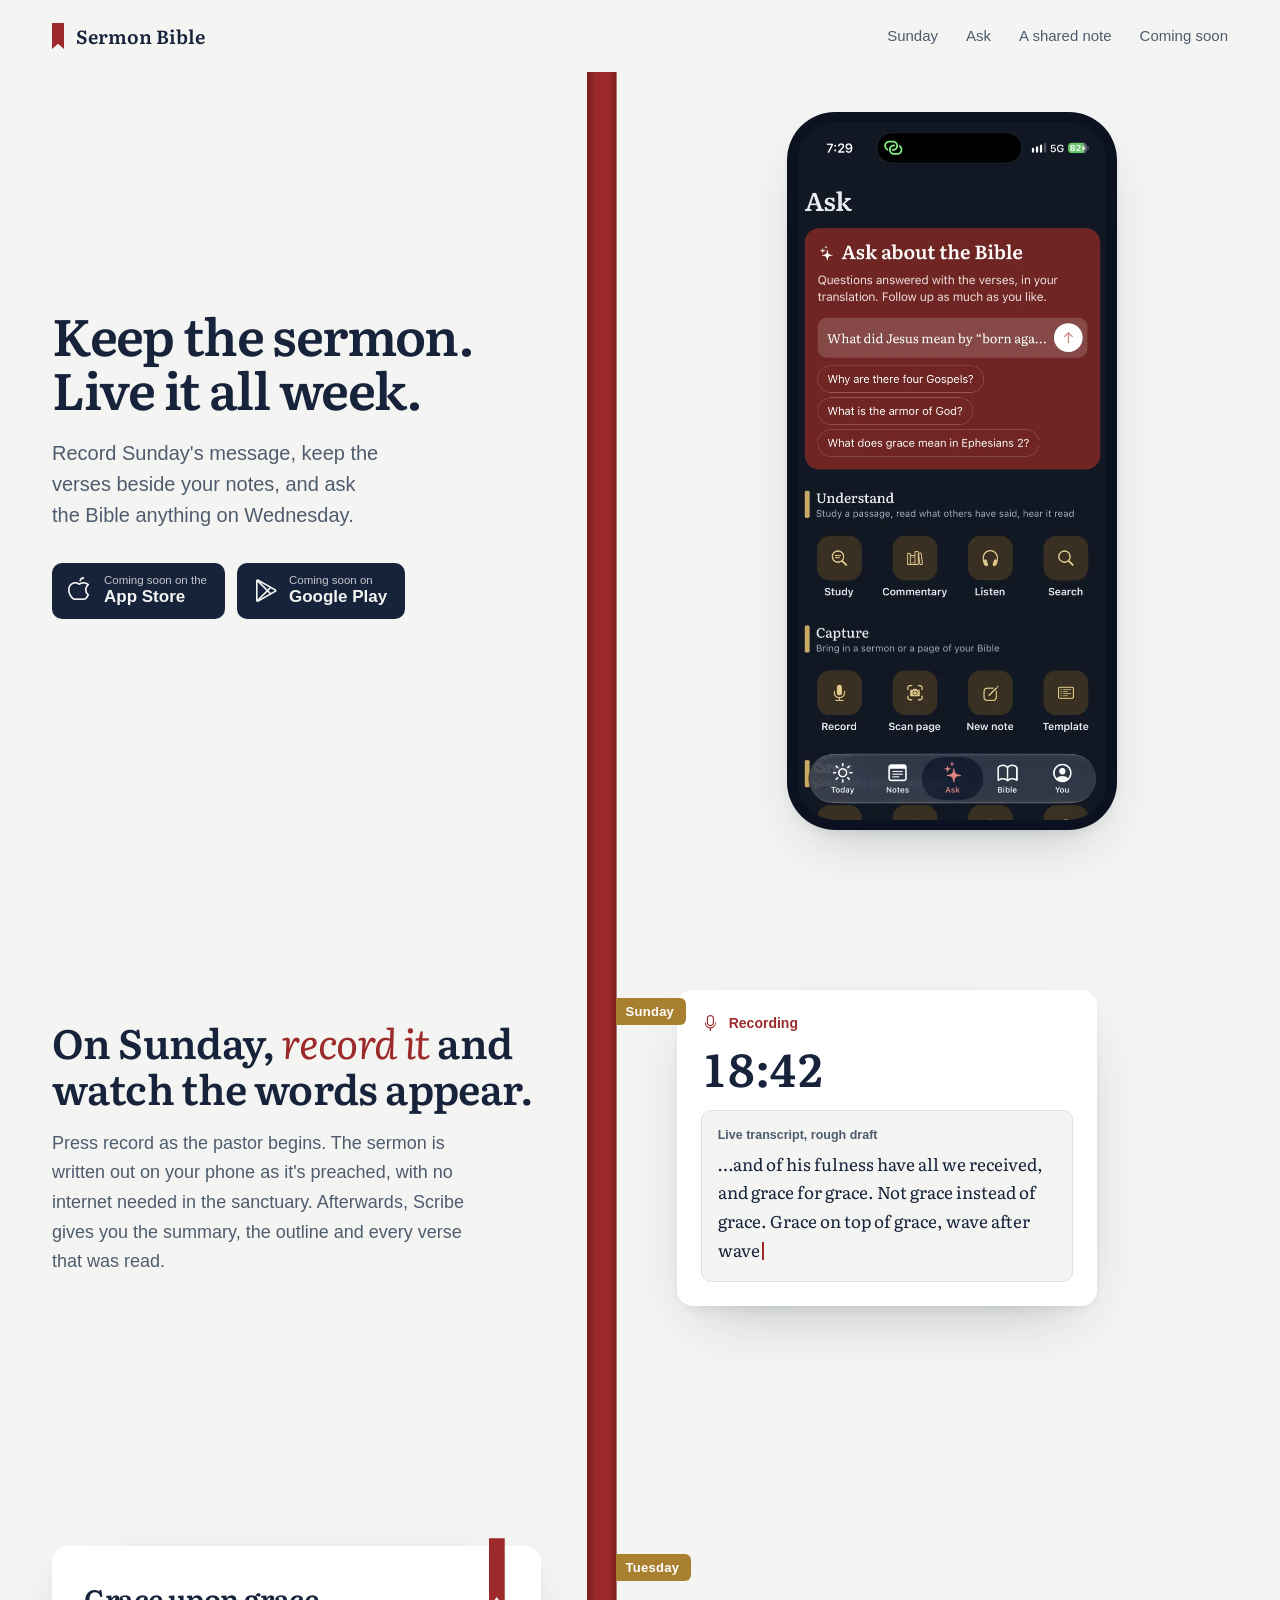
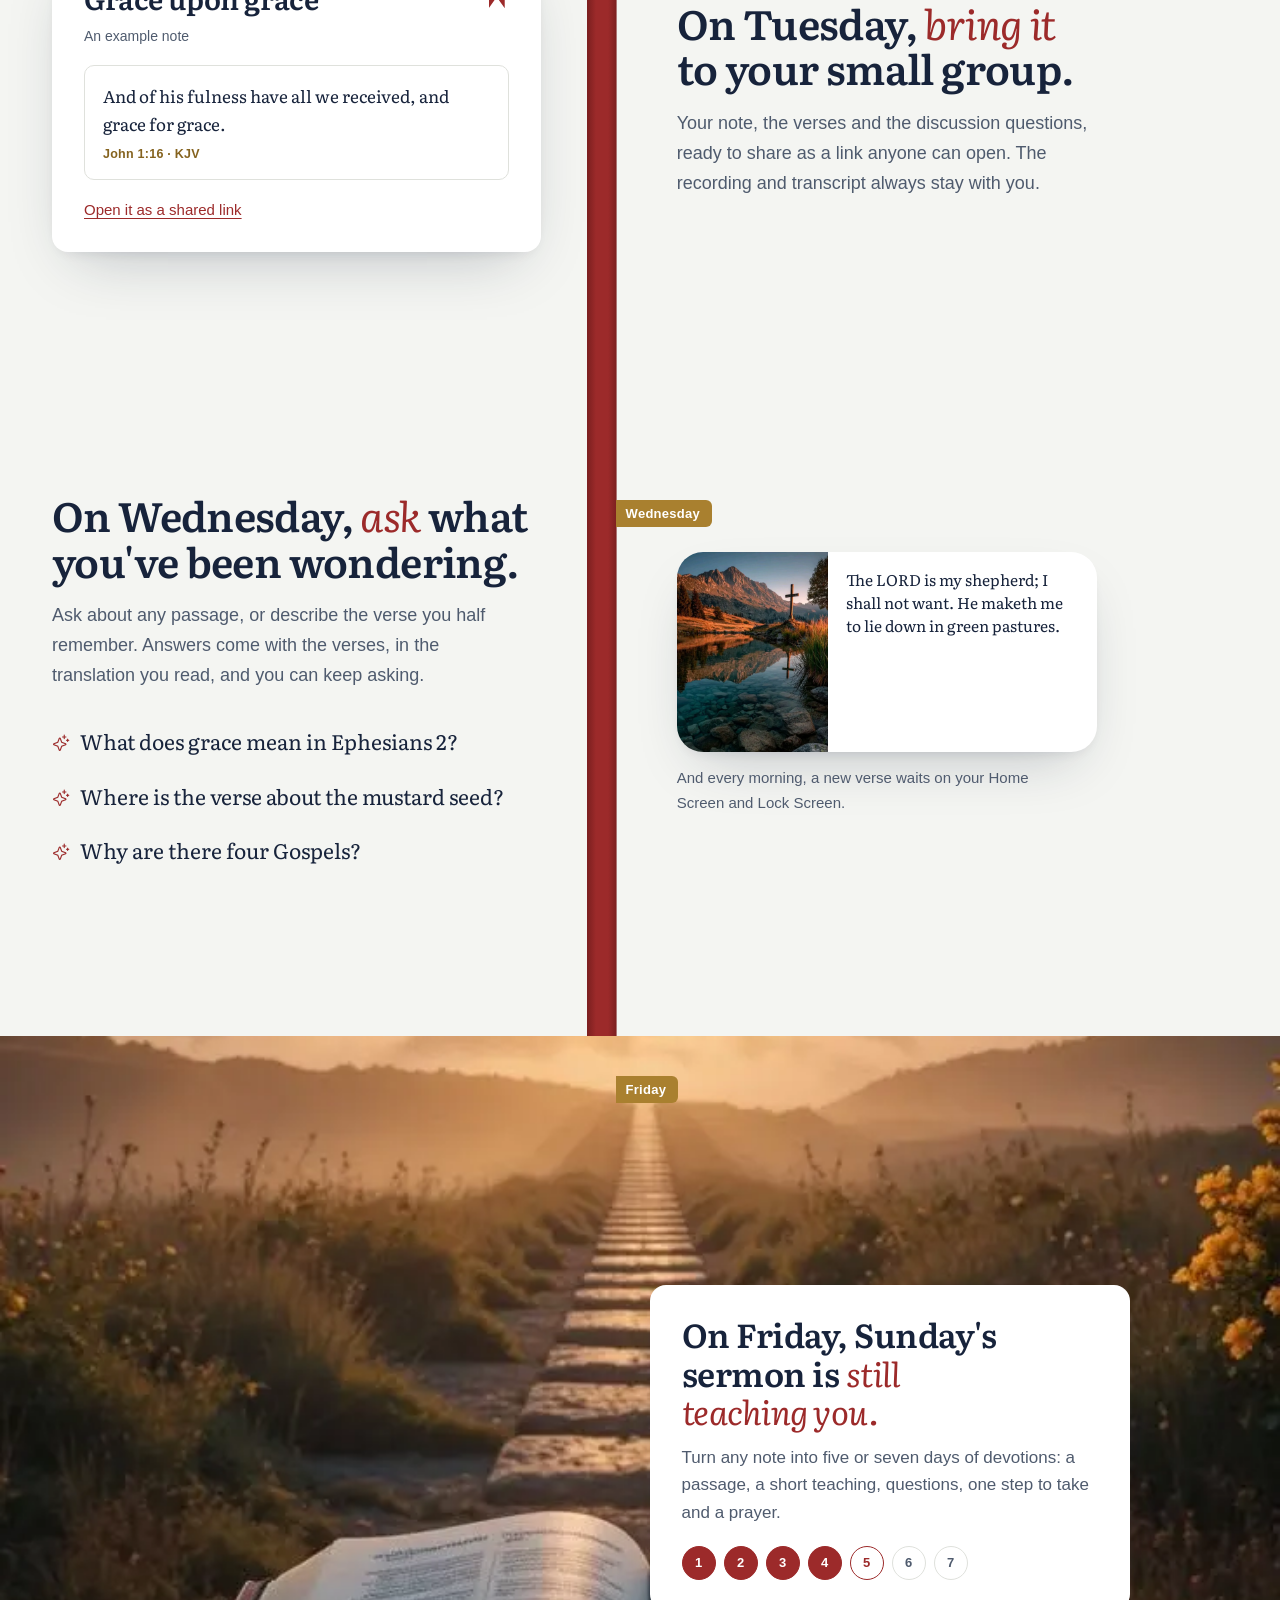
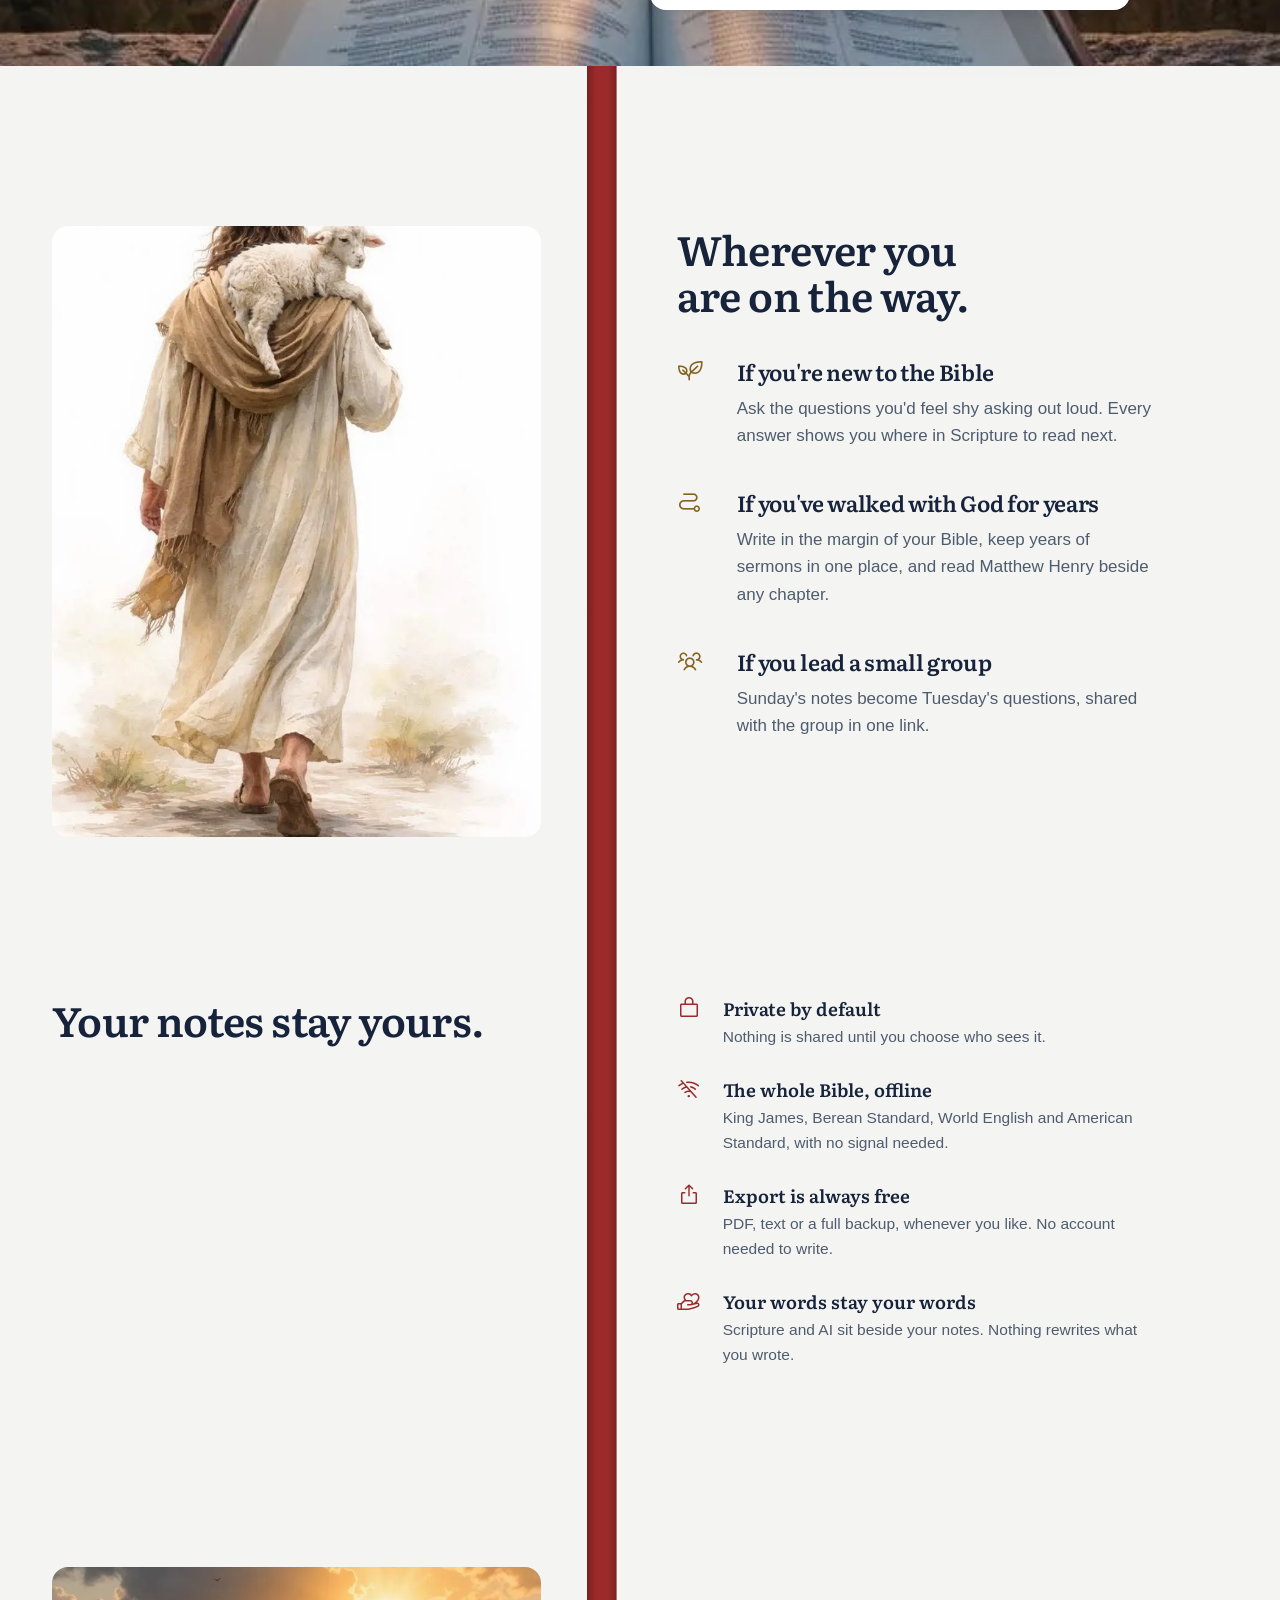
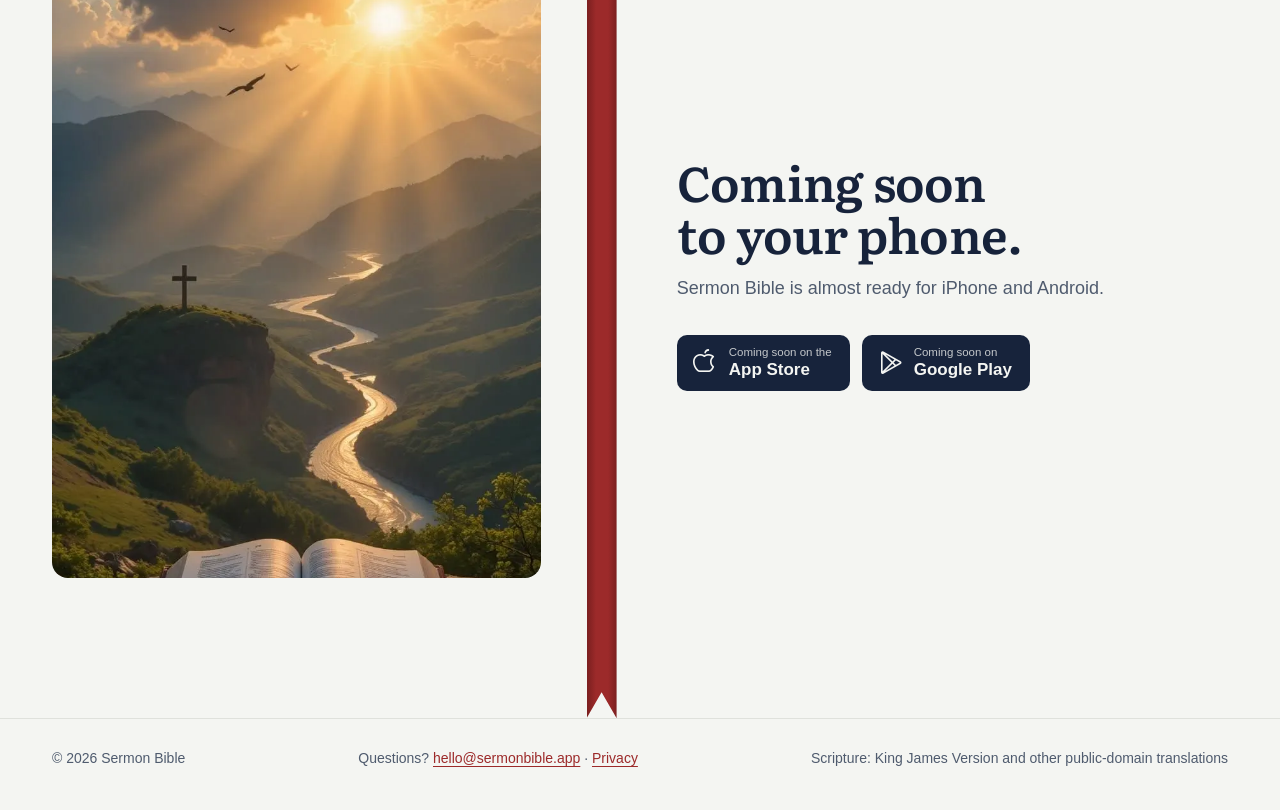
<file: index.html>
<!doctype html>
<html lang="en">
<head>
<meta charset="utf-8">
<meta name="viewport" content="width=device-width, initial-scale=1, viewport-fit=cover">
<title>Sermon Bible: keep the sermon, live it all week</title>
<meta name="description" content="Record Sunday's sermon, keep the verses beside your notes, and ask the Bible anything through the week. Coming soon to iPhone and Android.">
<meta name="theme-color" content="#f4f5f2" media="(prefers-color-scheme: light)">
<meta name="theme-color" content="#101826" media="(prefers-color-scheme: dark)">
<meta property="og:title" content="Sermon Bible">
<meta property="og:description" content="Keep the sermon. Live it all week.">
<meta property="og:image" content="https://sermonbible.app/img/sunrise-valley-bible.webp">
<link rel="preload" href="/fonts/Literata_600SemiBold.woff2" as="font" type="font/woff2" crossorigin>
<link rel="stylesheet" href="/site.css">
<link rel="stylesheet" href="/icons/phosphor.css">
</head>
<body>
<a class="skip" href="#main">Skip to the page</a>
<header class="wrap nav">
  <a class="brand" href="/" aria-label="Sermon Bible home"><span class="mark" aria-hidden="true"></span>Sermon Bible</a>
  <nav aria-label="On this page">
    <ul>
      <li><a href="#sunday">Sunday</a></li>
      <li><a href="#wednesday">Ask</a></li>
      <li><a href="#tuesday">A shared note</a></li>
      <li><a href="#coming">Coming soon</a></li>
    </ul>
  </nav>
</header>

<main id="main" class="story">
  <div class="ribbon" aria-hidden="true"></div>

  <div class="wrap">
    <section class="hero" aria-labelledby="hero-title">
      <div class="hero-copy">
        <h1 id="hero-title"><span>Keep the sermon.</span><br><span>Live it all week.</span></h1>
        <p class="lead">Record Sunday's message, keep the verses beside your notes, and ask the Bible anything on Wednesday.</p>
        <div class="badges" id="store-badges">
          <span class="badge" role="img" aria-label="Coming soon on the App Store"><i class="ph ph-apple-logo" aria-hidden="true"></i><span><small>Coming soon on the</small><b>App Store</b></span></span>
          <span class="badge" role="img" aria-label="Coming soon on Google Play"><i class="ph ph-google-play-logo" aria-hidden="true"></i><span><small>Coming soon on</small><b>Google Play</b></span></span>
        </div>
      </div>
      <div class="hero-device">
        <div class="phone"><img src="/img/app-ask.webp" width="640" height="1392" alt="The Ask tab in Sermon Bible: a question box about the Bible above tools to study, read commentary, listen, record and scan." fetchpriority="high"></div>
      </div>
    </section>
  </div>

  <section class="day" id="sunday" aria-labelledby="sunday-title">
    <span class="tab" aria-hidden="true">Sunday</span>
    <div class="wrap split">
      <div class="text">
        <h2 id="sunday-title">On Sunday, <em>record it</em> and watch the words appear.</h2>
        <p class="body">Press record as the pastor begins. The sermon is written out on your phone as it's preached, with no internet needed in the sanctuary. Afterwards, Scribe gives you the summary, the outline and every verse that was read.</p>
      </div>
      <div class="media">
        <div class="rec" aria-label="Recording a sermon with the live transcript">
          <div class="rec-top"><i class="ph ph-microphone" aria-hidden="true"></i>Recording</div>
          <div class="rec-clock">18:42</div>
          <div class="rec-live">
            <small>Live transcript, rough draft</small>
            <p>…and of his fulness have all we received, and grace for grace. Not grace instead of grace. Grace on top of grace, wave after wave<span class="caret" aria-hidden="true"></span></p>
          </div>
        </div>
      </div>
    </div>
  </section>

  <section class="day" id="tuesday" aria-labelledby="tuesday-title">
    <span class="tab" aria-hidden="true">Tuesday</span>
    <div class="wrap split flip">
      <div class="text">
        <h2 id="tuesday-title">On Tuesday, <em>bring it</em> to your small group.</h2>
        <p class="body">Your note, the verses and the discussion questions, ready to share as a link anyone can open. The recording and transcript always stay with you.</p>
      </div>
      <div class="media">
        <article class="note" id="sample-note" aria-live="polite">
          <div class="note-skeleton" style="width:60%;height:26px"></div>
          <div class="note-skeleton" style="width:40%"></div>
          <div class="note-skeleton" style="height:70px;margin-top:22px"></div>
          <div class="note-skeleton" style="width:90%"></div>
          <div class="note-skeleton" style="width:75%"></div>
        </article>
      </div>
    </div>
  </section>

  <section class="day" id="wednesday" aria-labelledby="wednesday-title">
    <span class="tab" aria-hidden="true">Wednesday</span>
    <div class="wrap split">
      <div class="text">
        <h2 id="wednesday-title">On Wednesday, <em>ask</em> what you've been wondering.</h2>
        <p class="body">Ask about any passage, or describe the verse you half remember. Answers come with the verses, in the translation you read, and you can keep asking.</p>
        <ul class="questions">
          <li><i class="ph ph-sparkle" aria-hidden="true"></i>What does grace mean in Ephesians 2?</li>
          <li><i class="ph ph-sparkle" aria-hidden="true"></i>Where is the verse about the mustard seed?</li>
          <li><i class="ph ph-sparkle" aria-hidden="true"></i>Why are there four Gospels?</li>
        </ul>
      </div>
      <div class="media">
        <div class="widget" aria-label="The daily verse on the Home Screen">
          <img src="/img/mountain-lake-cross.webp" alt="" width="900" height="1600" loading="lazy">
          <div><p>The LORD is my shepherd; I shall not want. He maketh me to lie down in green pastures.</p><small>Psalm 23:1-2 · KJV</small></div>
        </div>
        <p class="body" style="margin-top:14px;font-size:15px">And every morning, a new verse waits on your Home Screen and Lock Screen.</p>
      </div>
    </div>
  </section>

  <section class="band" id="friday" aria-labelledby="friday-title">
    <span class="tab" aria-hidden="true">Friday</span>
    <img class="scene" src="/img/bible-path-to-cross.webp" alt="An open Bible at the start of a stone path leading to a cross in the sunrise." width="900" height="1350" loading="lazy">
    <div class="card">
      <h2 id="friday-title" style="font-size:clamp(1.8rem,2.6vw,2.4rem);line-height:1.15">On Friday, Sunday's sermon is <em style="font-style:italic;color:var(--ribbon);font-weight:400">still teaching you.</em></h2>
      <p class="body" style="color:var(--soft);margin-top:14px">Turn any note into five or seven days of devotions: a passage, a short teaching, questions, one step to take and a prayer.</p>
      <div class="plan-days" aria-label="Day 5 of a 7-day plan">
        <span class="done">1</span><span class="done">2</span><span class="done">3</span><span class="done">4</span><span class="today">5</span><span>6</span><span>7</span>
      </div>
    </div>
  </section>

  <section class="journey" aria-labelledby="journey-title">
    <div class="wrap journey-grid">
      <div class="tall"><img src="/img/shepherd-carries-lamb.webp" alt="Jesus walking away with a lamb carried on his shoulders." width="900" height="1492" loading="lazy"></div>
      <div class="paths">
        <h2 id="journey-title">Wherever you are on the way.</h2>
        <div class="path"><i class="ph ph-plant" aria-hidden="true"></i><div><h3>If you're new to the Bible</h3><p>Ask the questions you'd feel shy asking out loud. Every answer shows you where in Scripture to read next.</p></div></div>
        <div class="path"><i class="ph ph-path" aria-hidden="true"></i><div><h3>If you've walked with God for years</h3><p>Write in the margin of your Bible, keep years of sermons in one place, and read Matthew Henry beside any chapter.</p></div></div>
        <div class="path"><i class="ph ph-users-three" aria-hidden="true"></i><div><h3>If you lead a small group</h3><p>Sunday's notes become Tuesday's questions, shared with the group in one link.</p></div></div>
      </div>
    </div>
  </section>

  <section class="promises" aria-labelledby="promise-title">
    <div class="wrap promise-grid">
      <h2 id="promise-title">Your notes stay yours.</h2>
      <div class="promise-list">
        <div><i class="ph ph-lock-simple" aria-hidden="true"></i><div><b>Private by default</b><p>Nothing is shared until you choose who sees it.</p></div></div>
        <div><i class="ph ph-wifi-slash" aria-hidden="true"></i><div><b>The whole Bible, offline</b><p>King James, Berean Standard, World English and American Standard, with no signal needed.</p></div></div>
        <div><i class="ph ph-export" aria-hidden="true"></i><div><b>Export is always free</b><p>PDF, text or a full backup, whenever you like. No account needed to write.</p></div></div>
        <div><i class="ph ph-hand-heart" aria-hidden="true"></i><div><b>Your words stay your words</b><p>Scripture and AI sit beside your notes. Nothing rewrites what you wrote.</p></div></div>
      </div>
    </div>
  </section>

  <section class="close" id="coming" aria-labelledby="coming-title">
    <div class="wrap close-inner">
      <div class="close-art"><img src="/img/sunrise-valley-bible.webp" alt="An open Bible on a rock above a valley, with a cross on the hill and the sun rising." width="900" height="1575" loading="lazy"></div>
      <div>
        <h2 id="coming-title">Coming soon to your phone.</h2>
        <p>Sermon Bible is almost ready for iPhone and Android.</p>
        <div class="badges">
          <span class="badge" role="img" aria-label="Coming soon on the App Store"><i class="ph ph-apple-logo" aria-hidden="true"></i><span><small>Coming soon on the</small><b>App Store</b></span></span>
          <span class="badge" role="img" aria-label="Coming soon on Google Play"><i class="ph ph-google-play-logo" aria-hidden="true"></i><span><small>Coming soon on</small><b>Google Play</b></span></span>
        </div>
      </div>
    </div>
  </section>
</main>

<footer>
  <div class="wrap">
    <span>© 2026 Sermon Bible</span>
    <span>Questions? <a href="mailto:hello@sermonbible.app">hello@sermonbible.app</a> · <a href="/privacy">Privacy</a></span>
    <span>Scripture: King James Version and other public-domain translations</span>
  </div>
</footer>

<script>
(function () {
  // The Tuesday example is a real shared note, read the same way a shared link is.
  var el = document.getElementById('sample-note');
  var TOKEN = 'example_grace-upon-grace_2026';
  function esc(s) { return String(s || '').replace(/&/g, '&amp;').replace(/</g, '&lt;').replace(/>/g, '&gt;').replace(/"/g, '&quot;'); }
  function inline(s) { return esc(s).replace(/\*\*([^*\n]+)\*\*/g, '<strong>$1</strong>').replace(/\*([^*\n]+)\*/g, '<em>$1</em>'); }
  function md(text) {
    var out = [], list = false;
    String(text || '').split('\n').forEach(function (line) {
      var h = /^#{1,3} (.*)$/.exec(line), b = /^\s*[-*•] (.*)$/.exec(line);
      if (!line.trim()) { if (list) { out.push('</ul>'); list = false; } return; }
      if (h) { if (list) { out.push('</ul>'); list = false; } out.push('<h3>' + inline(h[1]) + '</h3>'); return; }
      if (b) { if (!list) { out.push('<ul>'); list = true; } out.push('<li>' + inline(b[1]) + '</li>'); return; }
      if (list) { out.push('</ul>'); list = false; }
      out.push('<p>' + inline(line) + '</p>');
    });
    if (list) out.push('</ul>');
    return out.join('');
  }
  fetch('https://ikodacuycgwtspdzibri.supabase.co/functions/v1/shared-note?t=' + TOKEN, { headers: { apikey: 'sb_publishable_GDBzq_F5gTfLKgURe7rYZQ_FsLEVQQE' } })
    .then(function (r) { return r.json(); })
    .then(function (b) {
      var n = b.note;
      if (!n) throw new Error('missing');
      var v = n.verses && n.verses[0];
      var q = n.summary && n.summary.questions && n.summary.questions[0];
      el.innerHTML = '<h3>' + esc(n.title) + '</h3><p class="meta">An example note · ' + esc(n.series) + '</p>' +
        (v ? '<div class="verse">' + esc(v.text) + '<span class="ref">' + esc(v.ref) + ' · ' + esc(v.version) + '</span></div>' : '') +
        '<div class="md">' + md(String(n.body).split('\n# This week')[0]) + '</div>' +
        (q ? '<div class="q"><b>For discussion</b>' + esc(q) + '</div>' : '') +
        '<p class="note-foot"><a href="/n/?t=' + TOKEN + '">Open it as a shared link</a></p>';
    })
    .catch(function () {
      el.innerHTML = '<h3>Grace upon grace</h3><p class="meta">An example note</p><div class="verse">And of his fulness have all we received, and grace for grace.<span class="ref">John 1:16 · KJV</span></div><p class="note-foot"><a href="/n/?t=' + TOKEN + '">Open it as a shared link</a></p>';
    });
})();
</script>
</body>
</html>
</file>
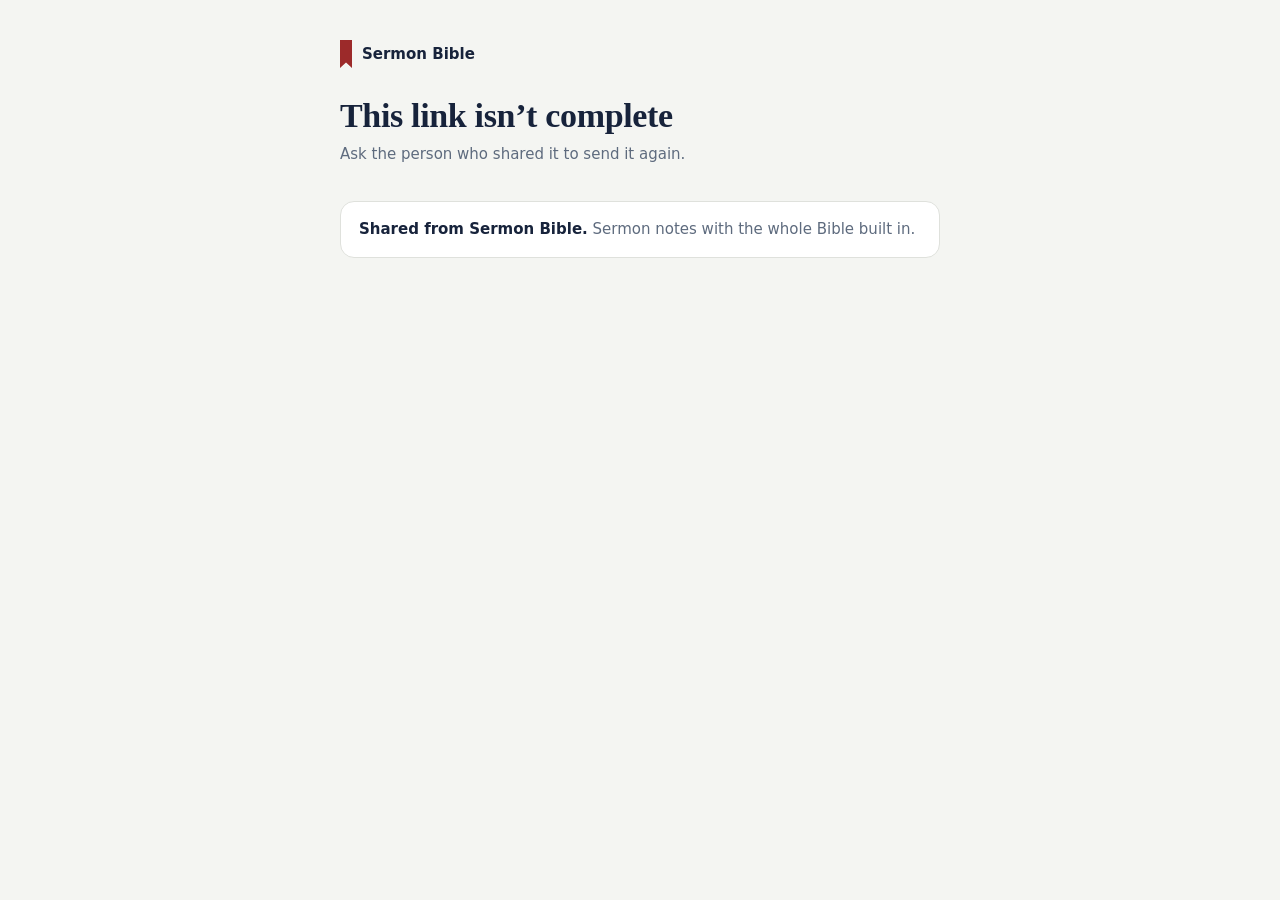
<file: n/index.html>
<!doctype html><html lang="en"><head><meta charset="utf-8"><meta name="viewport" content="width=device-width,initial-scale=1"><meta name="robots" content="noindex"><title>A shared note · Sermon Bible</title><style>:root{--paper:#F4F5F2;--surface:#fff;--ink:#17233B;--soft:#5E6B7E;--line:#DFE1DC;--ribbon:#9C2A2A;--gilt:#85631F;--wash:#F2E9D2}@media (prefers-color-scheme:dark){:root{--paper:#101826;--surface:#182233;--ink:#E9ECF1;--soft:#A3ADBC;--line:#2A3548;--ribbon:#E06A61;--gilt:#D2A852;--wash:#3A3020}}*{box-sizing:border-box}html{background:var(--paper)}body{margin:0;background:var(--paper);color:var(--ink);font:17px/1.65 Georgia,"Times New Roman",serif;-webkit-text-size-adjust:100%}::selection{background:var(--wash)}main{max-width:640px;margin:0 auto;padding:40px 20px 72px}.brand{display:flex;align-items:center;gap:10px;font:600 15px/1 -apple-system,system-ui,sans-serif;color:var(--ink);text-decoration:none}.mark{width:12px;height:28px;background:var(--ribbon);clip-path:polygon(0 0,100% 0,100% 100%,50% 80%,0 100%)}h1{font-size:34px;line-height:1.2;margin:28px 0 6px;letter-spacing:-.01em}.meta{font:15px/1.5 -apple-system,system-ui,sans-serif;color:var(--soft);margin:0 0 24px}h2{font:600 13px/1.4 -apple-system,system-ui,sans-serif;color:var(--soft);margin:32px 0 6px}h3{font-size:20px;margin:22px 0 6px}.verse{background:var(--surface);border:1px solid var(--line);border-radius:14px;padding:16px 18px;margin:16px 0}.ref{font:600 13px/1.4 -apple-system,system-ui,sans-serif;color:var(--gilt);margin-top:8px}.cta{display:block;text-decoration:none;margin:36px 0 0;padding:16px 18px;border-radius:14px;background:var(--surface);border:1px solid var(--line);font:15px/1.5 -apple-system,system-ui,sans-serif;color:var(--soft)}.cta b{color:var(--ink)}a{color:var(--ribbon);text-underline-offset:3px}.note{color:var(--soft);font:15px/1.5 -apple-system,system-ui,sans-serif}</style></head><body><main>
<a class="brand" href="/"><span class="mark"></span>Sermon Bible</a>
<div id="note"><p class="meta">Opening the note…</p></div>
<a class="cta" href="/"><b>Shared from Sermon Bible.</b> Sermon notes with the whole Bible built in.</a>
</main>
<script>
(function () {
  var API = 'https://ikodacuycgwtspdzibri.supabase.co/functions/v1/shared-note';
  var KEY = 'sb_publishable_GDBzq_F5gTfLKgURe7rYZQ_FsLEVQQE';
  var el = document.getElementById('note');
  function esc(s) { return String(s || '').replace(/&/g, '&amp;').replace(/</g, '&lt;').replace(/>/g, '&gt;').replace(/"/g, '&quot;'); }
  function inline(s) { return esc(s).replace(/\*\*([^*\n]+)\*\*/g, '<strong>$1</strong>').replace(/\*([^*\n]+)\*/g, '<em>$1</em>').replace(/_([^_\n]+)_/g, '<em>$1</em>'); }
  // The same Markdown the app writes: headings, bullet and numbered lists, bold and italic.
  function md(text) {
    var out = [], list = null, para = [];
    function flush() { if (para.length) out.push('<p>' + para.map(inline).join('<br>') + '</p>'); para = []; }
    function close() { if (list) out.push('</' + list + '>'); list = null; }
    String(text || '').split('\n').forEach(function (raw) {
      var line = raw.replace(/\s+$/, ''), h = /^#{1,3} (.*)$/.exec(line), b = /^\s*[-*•] (.*)$/.exec(line), n = /^\s*\d+\. (.*)$/.exec(line);
      if (!line.trim()) { flush(); close(); }
      else if (h) { flush(); close(); out.push('<h3>' + inline(h[1]) + '</h3>'); }
      else if (b || n) { flush(); var want = b ? 'ul' : 'ol'; if (list !== want) { close(); out.push('<' + want + '>'); list = want; } out.push('<li>' + inline((b || n)[1]) + '</li>'); }
      else { close(); para.push(line); }
    });
    flush(); close();
    return out.join('');
  }
  function section(label, text) { return text && String(text).trim() ? '<h2>' + esc(label) + '</h2>' + md(text) : ''; }
  function list(label, items) { return items && items.length ? '<h2>' + esc(label) + '</h2><ul>' + items.map(function (i) { return '<li>' + inline(i) + '</li>'; }).join('') + '</ul>' : ''; }
  var token = (/[?&]t=([A-Za-z0-9_-]{24,64})/.exec(location.search) || [])[1];
  if (!token) { el.innerHTML = '<h1>This link isn’t complete</h1><p class="meta">Ask the person who shared it to send it again.</p>'; return; }
  fetch(API + '?t=' + token, { headers: { apikey: KEY } })
    .then(function (r) { return r.json().then(function (b) { return { ok: r.ok, body: b }; }); })
    .then(function (res) {
      if (!res.ok || !res.body.note) { el.innerHTML = '<h1>This note can’t be opened</h1><p class="meta">' + esc(res.body.error || 'Try again in a moment.') + '</p>'; return; }
      var n = res.body.note;
      document.title = (n.title || 'A shared note') + ' · Sermon Bible';
      var date = n.date ? new Date(n.date + 'T12:00:00').toLocaleDateString(undefined, { weekday: 'long', month: 'long', day: 'numeric', year: 'numeric' }) : '';
      var meta = [date, [n.speaker, n.church].filter(Boolean).join(', '), n.series].filter(Boolean).map(esc).join(' · ');
      var verses = (n.verses || []).map(function (v) { return '<div class="verse">' + esc(v.text).replace(/\[([^\]]+)\]/g, '<em>$1</em>') + '<div class="ref">' + esc(v.ref) + ' · ' + esc(v.version) + '</div></div>'; }).join('');
      var s = n.summary;
      el.innerHTML = '<h1>' + esc(n.title || 'Untitled note') + '</h1><p class="meta">' + meta + '</p>' + verses +
        section('Notes', n.body) + section('Key points', n.keyPoints) +
        (s ? section('Summary', s.overview) + list('To apply', s.application) + list('For discussion', s.questions) : '') +
        section('Takeaways', n.takeaways) + section('Prayer', n.prayer);
    })
    .catch(function () { el.innerHTML = '<h1>This note can’t be opened</h1><p class="meta">Check your internet connection and try again.</p>'; });
})();
</script></body></html>
</file>
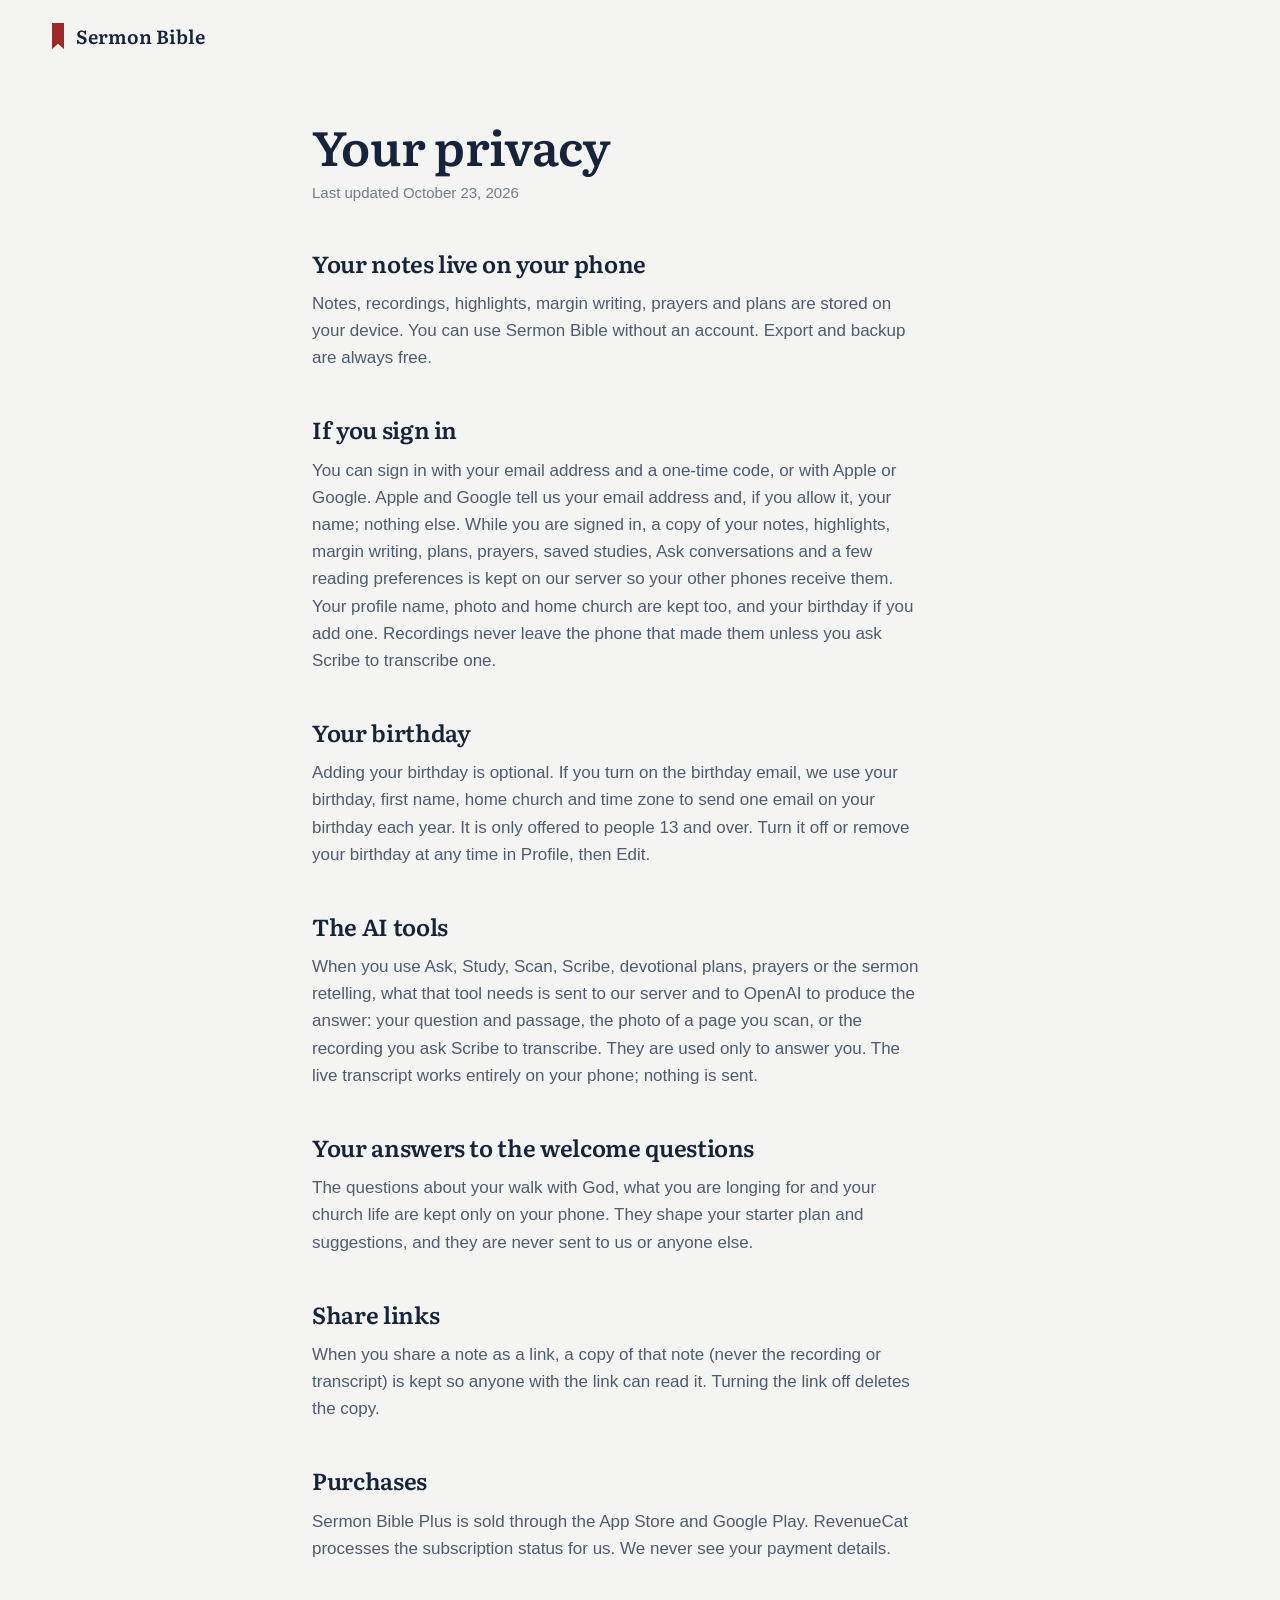
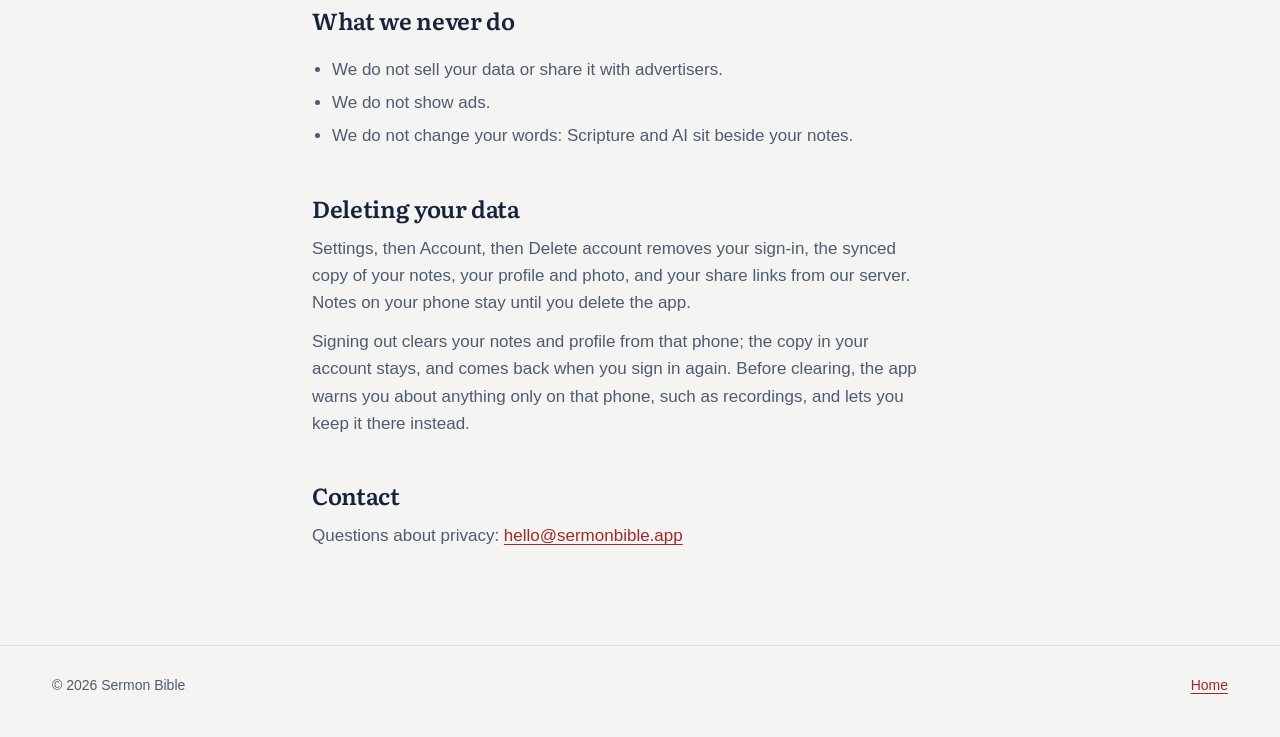
<file: privacy.html>
<!doctype html>
<html lang="en">
<head>
<meta charset="utf-8">
<meta name="viewport" content="width=device-width, initial-scale=1, viewport-fit=cover">
<title>Privacy · Sermon Bible</title>
<meta name="description" content="How Sermon Bible handles your notes, recordings and account.">
<link rel="stylesheet" href="/site.css">
<style>
  .doc { max-width: 720px; margin: 0 auto; padding: 24px 32px 96px; }
  .doc h1 { font-size: clamp(2.2rem, 5vw, 3rem); line-height: 1.1; margin-top: 24px; }
  .doc h2 { font-size: 1.45rem; margin: 40px 0 8px; }
  .doc p, .doc li { color: var(--soft); max-width: 65ch; }
  .doc p + p { margin-top: 12px; }
  .doc ul { padding-left: 20px; }
  .doc li { margin-top: 6px; }
  .doc .updated { color: var(--faint); font-size: 15px; margin-top: 8px; }
  @media (max-width: 900px) { .doc { padding: 16px 20px 72px; } }
</style>
</head>
<body>
<header class="wrap nav">
  <a class="brand" href="/" aria-label="Sermon Bible home"><span class="mark" aria-hidden="true"></span>Sermon Bible</a>
</header>
<main class="doc">
  <h1>Your privacy</h1>
  <p class="updated">Last updated October 23, 2026</p>

  <h2>Your notes live on your phone</h2>
  <p>Notes, recordings, highlights, margin writing, prayers and plans are stored on your device. You can use Sermon Bible without an account. Export and backup are always free.</p>

  <h2>If you sign in</h2>
  <p>You can sign in with your email address and a one-time code, or with Apple or Google. Apple and Google tell us your email address and, if you allow it, your name; nothing else. While you are signed in, a copy of your notes, highlights, margin writing, plans, prayers, saved studies, Ask conversations and a few reading preferences is kept on our server so your other phones receive them. Your profile name, photo and home church are kept too, and your birthday if you add one. Recordings never leave the phone that made them unless you ask Scribe to transcribe one.</p>

  <h2>Your birthday</h2>
  <p>Adding your birthday is optional. If you turn on the birthday email, we use your birthday, first name, home church and time zone to send one email on your birthday each year. It is only offered to people 13 and over. Turn it off or remove your birthday at any time in Profile, then Edit.</p>

  <h2>The AI tools</h2>
  <p>When you use Ask, Study, Scan, Scribe, devotional plans, prayers or the sermon retelling, what that tool needs is sent to our server and to OpenAI to produce the answer: your question and passage, the photo of a page you scan, or the recording you ask Scribe to transcribe. They are used only to answer you. The live transcript works entirely on your phone; nothing is sent.</p>

  <h2>Your answers to the welcome questions</h2>
  <p>The questions about your walk with God, what you are longing for and your church life are kept only on your phone. They shape your starter plan and suggestions, and they are never sent to us or anyone else.</p>

  <h2>Share links</h2>
  <p>When you share a note as a link, a copy of that note (never the recording or transcript) is kept so anyone with the link can read it. Turning the link off deletes the copy.</p>

  <h2>Purchases</h2>
  <p>Sermon Bible Plus is sold through the App Store and Google Play. RevenueCat processes the subscription status for us. We never see your payment details.</p>

  <h2>What we never do</h2>
  <ul>
    <li>We do not sell your data or share it with advertisers.</li>
    <li>We do not show ads.</li>
    <li>We do not change your words: Scripture and AI sit beside your notes.</li>
  </ul>

  <h2>Deleting your data</h2>
  <p>Settings, then Account, then Delete account removes your sign-in, the synced copy of your notes, your profile and photo, and your share links from our server. Notes on your phone stay until you delete the app.</p>
  <p>Signing out clears your notes and profile from that phone; the copy in your account stays, and comes back when you sign in again. Before clearing, the app warns you about anything only on that phone, such as recordings, and lets you keep it there instead.</p>

  <h2>Contact</h2>
  <p>Questions about privacy: <a href="mailto:hello@sermonbible.app">hello@sermonbible.app</a></p>
</main>
<footer>
  <div class="wrap">
    <span>© 2026 Sermon Bible</span>
    <a href="/">Home</a>
  </div>
</footer>
</body>
</html>
</file>
<file: site.css>
/* Sermon Bible on the web: the app's well-used Bible. Navy ink on chapel stone, one crimson
   ribbon as the only accent and the page's spine, gilt for references, Literata for the words. */

@font-face { font-family: 'Literata'; src: url('/fonts/Literata_400Regular.woff2') format('woff2'); font-weight: 400; font-style: normal; font-display: swap; }
@font-face { font-family: 'Literata'; src: url('/fonts/Literata_400Regular_Italic.woff2') format('woff2'); font-weight: 400; font-style: italic; font-display: swap; }
@font-face { font-family: 'Literata'; src: url('/fonts/Literata_600SemiBold.woff2') format('woff2'); font-weight: 600; font-style: normal; font-display: swap; }

:root {
  --paper: #f4f5f2;
  --surface: #ffffff;
  --ink: #17233b;
  --soft: #4f5b6e;
  --faint: #737d8b;
  --line: #dfe1dc;
  --ribbon: #9c2a2a;
  --ribbon-deep: #7a1f1f;
  --gilt: #a9802f;
  --gilt-text: #85631f;
  --wash: #f2e9d2;
  --on-ribbon: #ffffff;
  --shadow: 0 24px 60px -24px rgb(23 35 59 / 0.28), 0 6px 18px -10px rgb(23 35 59 / 0.18);
  --serif: 'Literata', Georgia, 'Times New Roman', serif;
  --sans: -apple-system, BlinkMacSystemFont, 'Segoe UI', Roboto, 'Helvetica Neue', Arial, sans-serif;
  --radius: 16px;
  --radius-sm: 10px;
  --spine: 47%;
  color-scheme: light dark;
}

@media (prefers-color-scheme: dark) {
  :root {
    --paper: #101826;
    --surface: #182233;
    --ink: #e9ecf1;
    --soft: #b3bccb;
    --faint: #8792a3;
    --line: #2a3548;
    --ribbon: #c4544c;
    --ribbon-deep: #9c2a2a;
    --gilt: #d2a852;
    --gilt-text: #d2a852;
    --wash: #3a3020;
    --shadow: 0 30px 70px -28px rgb(0 0 0 / 0.7), 0 8px 20px -12px rgb(0 0 0 / 0.5);
  }
}

* { box-sizing: border-box; }
html { background: var(--paper); scroll-behavior: smooth; }
@media (prefers-reduced-motion: reduce) { html { scroll-behavior: auto; } }
body {
  margin: 0;
  background: var(--paper);
  color: var(--ink);
  font: 17px/1.6 var(--sans);
  -webkit-text-size-adjust: 100%;
  -webkit-font-smoothing: antialiased;
  text-rendering: optimizeLegibility;
}
::selection { background: var(--wash); color: var(--ink); }
a { color: var(--ribbon); text-underline-offset: 0.2em; text-decoration-thickness: 1px; }
a:hover { text-decoration-thickness: 2px; }
:focus-visible { outline: 2px solid var(--ribbon); outline-offset: 3px; border-radius: 6px; }
img { display: block; max-width: 100%; height: auto; }
h1, h2, h3 { font-family: var(--serif); font-weight: 600; letter-spacing: -0.015em; text-wrap: balance; margin: 0; }
p { margin: 0; text-wrap: pretty; }
.wrap { max-width: 1240px; margin: 0 auto; padding: 0 32px; }
.skip { position: absolute; left: -9999px; }
.skip:focus { left: 16px; top: 16px; background: var(--surface); padding: 8px 12px; z-index: 10; }

/* ---------- Navigation ---------- */
.nav { display: flex; align-items: center; justify-content: space-between; height: 72px; }
.brand { display: inline-flex; align-items: center; gap: 12px; color: var(--ink); text-decoration: none; font: 600 19px/1 var(--serif); }
.brand .mark { width: 12px; height: 26px; background: var(--ribbon); clip-path: polygon(0 0, 100% 0, 100% 100%, 50% 80%, 0 100%); }
.nav ul { display: flex; gap: 28px; list-style: none; margin: 0; padding: 0; font-size: 15px; }
.nav ul a { color: var(--soft); text-decoration: none; }
.nav ul a:hover { color: var(--ink); }
@media (max-width: 760px) { .nav ul { display: none; } }

/* ---------- The ribbon spine ---------- */
.story { position: relative; }
.ribbon {
  position: absolute; top: 0; bottom: 0; left: var(--spine); width: 30px; margin-left: -15px;
  background: linear-gradient(90deg, var(--ribbon-deep), var(--ribbon) 30%, var(--ribbon) 70%, var(--ribbon-deep));
  clip-path: polygon(0 0, 100% 0, 100% 100%, 50% calc(100% - 26px), 0 100%);
  pointer-events: none; z-index: 0;
}
/* Each day's tab slides out of the ribbon as that day comes into view, like finding your place. */
@supports (animation-timeline: view()) {
  @media (prefers-reduced-motion: no-preference) {
    .tab { animation: pull-tab linear both; animation-timeline: view(); animation-range: entry 10% cover 30%; }
    @keyframes pull-tab {
      from { clip-path: inset(0 100% 0 0); transform: translateX(0); }
      to { clip-path: inset(0 0 0 0); transform: translateX(14px); }
    }
  }
}
.tab {
  position: absolute; left: var(--spine); transform: translateX(14px);
  background: var(--gilt); color: #fff; font: 600 13px/1 var(--sans); letter-spacing: 0.02em;
  padding: 7px 12px 7px 10px; border-radius: 0 6px 6px 0; z-index: 1;
}
@media (prefers-color-scheme: dark) { .tab { color: #101826; } }

/* ---------- Hero ---------- */
.hero { display: grid; grid-template-columns: var(--spine) 1fr; min-height: min(760px, calc(100dvh - 72px)); align-items: center; position: relative; z-index: 1; }
.hero-copy { padding: 48px 48px 64px 0; }
.hero h1 { font-size: clamp(2.4rem, 4vw, 3.7rem); line-height: 1.06; letter-spacing: -0.025em; }
.hero h1 span { white-space: nowrap; }
.hero p.lead { font-size: 20px; line-height: 1.55; color: var(--soft); margin-top: 22px; max-width: 30ch; }
.badges { display: flex; flex-wrap: wrap; gap: 12px; margin-top: 32px; }
.badge {
  display: inline-flex; align-items: center; gap: 12px; padding: 11px 18px 11px 14px; min-height: 56px;
  border-radius: var(--radius-sm); background: var(--ink); color: var(--paper); text-decoration: none; cursor: default;
}
.badge i { font-size: 26px; }
.badge span { display: flex; flex-direction: column; line-height: 1.15; }
.badge small { font-size: 11.5px; opacity: 0.78; }
.badge b { font-size: 17px; font-weight: 600; }
a.badge { cursor: pointer; transition: transform 160ms cubic-bezier(0.16, 1, 0.3, 1); }
a.badge:active { transform: translateY(1px); }
.hero-device { display: flex; justify-content: center; padding: 40px 0 40px 72px; }
@media (prefers-reduced-motion: no-preference) {
  .hero-copy, .hero-device { animation: rise 900ms cubic-bezier(0.16, 1, 0.3, 1) both; }
  .hero-device { animation-delay: 120ms; }
  @keyframes rise { from { opacity: 0; transform: translateY(18px); } to { opacity: 1; transform: none; } }
}

.phone {
  width: min(330px, 78vw); aspect-ratio: 640 / 1392; border-radius: 48px; padding: 10px;
  background: #0b1120; box-shadow: var(--shadow); position: relative;
}
.phone img { width: 100%; height: 100%; object-fit: cover; border-radius: 39px; }

/* ---------- Days along the ribbon ---------- */
.day { position: relative; z-index: 1; padding: 120px 0; }
.day .tab { top: 128px; }
.split { display: grid; grid-template-columns: var(--spine) 1fr; align-items: center; }
.split > .text { padding-right: 64px; }
.split > .media { padding-left: 72px; }
.split.flip > .text { order: 2; padding: 0 0 0 72px; }
.split.flip > .media { order: 1; padding: 0 64px 0 0; display: flex; justify-content: flex-end; }
.day h2 { font-size: clamp(2rem, 3.2vw, 2.9rem); line-height: 1.12; }
.day h2 em { font-style: italic; color: var(--ribbon); font-weight: 400; padding-bottom: 2px; }
.day p.body { font-size: 18px; line-height: 1.65; color: var(--soft); margin-top: 18px; max-width: 44ch; }

/* Live transcript, drawn the way the app shows it */
.rec { width: min(420px, 100%); background: var(--surface); border-radius: var(--radius); padding: 24px; box-shadow: var(--shadow); }
.rec-top { display: flex; align-items: center; gap: 10px; font: 600 14px/1 var(--sans); color: var(--ribbon); }
.rec-top i { font-size: 18px; }
.rec-clock { font: 600 46px/1.1 var(--serif); font-variant-numeric: tabular-nums; margin-top: 10px; }
.rec-live { margin-top: 18px; padding: 16px; border-radius: var(--radius-sm); background: var(--paper); border: 1px solid var(--line); }
.rec-live small { display: block; font: 600 12.5px/1.3 var(--sans); color: var(--soft); }
.rec-live p { font: 17px/1.7 var(--serif); margin-top: 6px; }
.rec-live .caret { display: inline-block; width: 2px; height: 1.1em; background: var(--ribbon); vertical-align: -0.18em; margin-left: 2px; }
@media (prefers-reduced-motion: no-preference) { .rec-live .caret { animation: blink 1.1s steps(1) infinite; } @keyframes blink { 50% { opacity: 0; } } }

/* A real shared note */
.note { width: min(500px, 100%); background: var(--surface); border-radius: var(--radius); padding: 30px 32px; box-shadow: var(--shadow); position: relative; }
.note::before { content: ''; position: absolute; right: 36px; top: -8px; width: 16px; height: 70px; background: var(--ribbon); clip-path: polygon(0 0, 100% 0, 100% 100%, 50% 84%, 0 100%); }
.note h3 { font-size: 28px; }
.note .meta { font-size: 14px; color: var(--soft); margin-top: 4px; }
.verse { margin-top: 18px; padding: 16px 18px; border: 1px solid var(--line); border-radius: var(--radius-sm); font: 17px/1.65 var(--serif); }
.verse .ref { display: block; font: 600 12.5px/1.3 var(--sans); color: var(--gilt-text); margin-top: 8px; letter-spacing: 0.02em; }
.note .md { font: 17px/1.7 var(--serif); margin-top: 16px; }
.note .md h3 { font-size: 19px; margin: 14px 0 4px; }
.note .md ul { padding-left: 20px; margin: 6px 0; }
.note .q { margin-top: 18px; background: var(--wash); border-radius: var(--radius-sm); padding: 14px 16px; font-size: 15.5px; }
.note .q b { display: block; margin-bottom: 2px; }
.note-skeleton { height: 14px; border-radius: 7px; background: var(--line); margin-top: 12px; }
.note-foot { margin-top: 18px; font-size: 15px; }

/* Ask: real questions in the reader's own words */
.questions { list-style: none; padding: 0; margin: 26px 0 0; display: grid; gap: 4px; }
.questions li { font: 400 21px/1.45 var(--serif); padding: 10px 0; color: var(--ink); }
.questions li i { color: var(--ribbon); font-size: 18px; margin-right: 10px; vertical-align: -1px; }

/* Friday: the picture carries the day */
.band { position: relative; z-index: 1; margin: 40px 0; }
.band .scene { width: 100%; height: min(640px, 70vh) !important; object-fit: cover; object-position: center 62%; }
.band .card {
  position: absolute; left: calc(var(--spine) + 48px); bottom: 56px; width: min(480px, calc(100% - var(--spine) - 80px));
  background: var(--surface); border-radius: var(--radius); padding: 30px 32px; box-shadow: var(--shadow);
}
.band .tab { top: 40px; }
.plan-days { display: flex; gap: 8px; margin-top: 20px; }
.plan-days span { width: 34px; height: 34px; border-radius: 50%; display: grid; place-items: center; font: 600 13px/1 var(--sans); border: 1.5px solid var(--line); color: var(--soft); }
.plan-days span.done { background: var(--ribbon); border-color: var(--ribbon); color: var(--on-ribbon); }
.plan-days span.today { border-color: var(--ribbon); color: var(--ribbon); }

/* Every morning: the widget */
.widget { width: min(420px, 100%); aspect-ratio: 2.1 / 1; border-radius: 26px; overflow: hidden; display: grid; grid-template-columns: 36% 1fr; background: var(--surface); box-shadow: var(--shadow); }
.widget img { width: 100%; height: 100%; object-fit: cover; }
.widget div { padding: 16px 18px; display: flex; flex-direction: column; justify-content: space-between; }
.widget p { font: 15.5px/1.5 var(--serif); }
.widget small { font: 600 12px/1.3 var(--sans); color: var(--gilt-text); }

/* Wherever you are on the way */
.journey { position: relative; z-index: 1; padding: 120px 0; }
.journey-grid { display: grid; grid-template-columns: var(--spine) 1fr; align-items: start; }
.journey-grid .tall { padding-right: 64px; }
.journey-grid .tall img { width: 100%; aspect-ratio: 4 / 5; object-fit: cover; border-radius: var(--radius); }
.paths { padding-left: 72px; }
.paths h2 { font-size: clamp(2rem, 3.2vw, 2.9rem); line-height: 1.12; }
.path { margin-top: 36px; display: grid; grid-template-columns: 44px 1fr; gap: 16px; }
.path i { font-size: 26px; color: var(--gilt-text); margin-top: 4px; }
.path h3 { font-size: 22px; }
.path p { color: var(--soft); margin-top: 6px; max-width: 46ch; }

/* Promises */
.promises { position: relative; z-index: 1; padding: 40px 0 120px; }
.promise-grid { display: grid; grid-template-columns: var(--spine) 1fr; }
.promise-grid h2 { font-size: clamp(2rem, 3.2vw, 2.9rem); line-height: 1.12; padding-right: 64px; }
.promise-list { padding-left: 72px; display: grid; grid-template-columns: 1fr; gap: 28px; max-width: calc(72px + 52ch); }
.promise-list > div { display: grid; grid-template-columns: 34px 1fr; gap: 12px; }
.promise-list i { font-size: 24px; color: var(--ribbon); }
.promise-list b { font: 600 18px/1.35 var(--serif); display: block; }
.promise-list p { color: var(--soft); font-size: 15.5px; margin-top: 4px; }

/* The ribbon's tail */
.close { position: relative; z-index: 1; padding: 80px 0 140px; }
.close-inner { display: grid; grid-template-columns: var(--spine) 1fr; }
.close-inner > div:not(.close-art) { padding-left: 72px; grid-column: 2; align-self: center; }
.close-art { grid-column: 1; grid-row: 1; padding-right: 64px; }
.close-art img { width: 100%; aspect-ratio: 4 / 5; object-fit: cover; border-radius: var(--radius); }
.close h2 { font-size: clamp(2.2rem, 3.8vw, 3.4rem); line-height: 1.08; }
.close p { color: var(--soft); margin-top: 14px; font-size: 18px; }

footer { border-top: 1px solid var(--line); padding: 28px 0 40px; font-size: 14px; color: var(--soft); position: relative; z-index: 1; background: var(--paper); }
footer .wrap { display: flex; flex-wrap: wrap; gap: 12px 28px; justify-content: space-between; }

/* ---------- Narrow screens: the ribbon runs down the left edge ---------- */
@media (max-width: 900px) {
  :root { --spine: 0px; }
  .wrap { padding: 0 20px 0 36px; }
  .ribbon { left: 14px; width: 12px; margin-left: 0; clip-path: polygon(0 0, 100% 0, 100% 100%, 50% calc(100% - 14px), 0 100%); }
  .tab { left: 14px; transform: translateX(12px); font-size: 12px; padding: 5px 9px 5px 8px; }
  .hero, .split, .journey-grid, .promise-grid, .close-inner { grid-template-columns: 1fr; }
  .hero { min-height: auto; padding-top: 24px; }
  .hero-copy { padding: 24px 0 8px; }
  .hero-device { padding: 32px 0 24px; justify-content: flex-start; }
  .day { padding: 88px 0 72px; }
  .day .tab { top: 40px; }
  .split > .text, .split.flip > .text { order: 1; padding: 0; }
  .split > .media, .split.flip > .media { order: 2; padding: 32px 0 0; justify-content: flex-start; }
  .band .scene { height: 360px; }
  .band .card { position: relative; left: auto; bottom: auto; width: auto; margin: -64px 20px 0 36px; }
  .journey { padding: 72px 0; }
  .journey-grid .tall { padding: 0 0 32px; }
  .journey-grid .tall img { aspect-ratio: 16 / 10; }
  .paths, .promise-list { padding-left: 0; }
  .promise-grid h2 { padding: 0 0 28px; }
  .promise-list { grid-template-columns: 1fr; }
  .close-inner > div:not(.close-art) { padding-left: 0; grid-column: 1; grid-row: 1; }
  .close-art { grid-row: 2; padding: 32px 0 0; }
  .close-art img { aspect-ratio: 16 / 10; }
}

/* Grid children may shrink below their content, and nothing may push the page sideways. */
.hero > *, .split > *, .journey-grid > *, .promise-grid > *, .close-inner > * { min-width: 0; }
html, body { overflow-x: clip; }
@media (max-width: 900px) { .hero h1 span { white-space: normal; } }
</file>
<file: icons/phosphor.css>
/* Phosphor Icons 2.1.1 (MIT), regular weight */
@font-face {
  font-family: "Phosphor";
  src: url("./Phosphor.woff2") format("woff2");
  font-weight: normal;
  font-style: normal;
  font-display: block;
}

.ph {
  /* use !important to prevent issues with browser extensions that change fonts */
  font-family: "Phosphor" !important;
  speak: never;
  font-style: normal;
  font-weight: normal;
  font-variant: normal;
  text-transform: none;
  line-height: 1;

  /* Enable Ligatures ================ */
  letter-spacing: 0;
  -webkit-font-feature-settings: "liga";
  -moz-font-feature-settings: "liga=1";
  -moz-font-feature-settings: "liga";
  -ms-font-feature-settings: "liga" 1;
  font-feature-settings: "liga";
  -webkit-font-variant-ligatures: discretionary-ligatures;
  font-variant-ligatures: discretionary-ligatures;

  /* Better Font Rendering =========== */
  -webkit-font-smoothing: antialiased;
  -moz-osx-font-smoothing: grayscale;
}

.ph.ph-acorn:before {
  content: "\eb9a";
}
.ph.ph-address-book:before {
  content: "\e6f8";
}
.ph.ph-address-book-tabs:before {
  content: "\ee4e";
}
.ph.ph-air-traffic-control:before {
  content: "\ecd8";
}
.ph.ph-airplane:before {
  content: "\e002";
}
.ph.ph-airplane-in-flight:before {
  content: "\e4fe";
}
.ph.ph-airplane-landing:before {
  content: "\e502";
}
.ph.ph-airplane-takeoff:before {
  content: "\e504";
}
.ph.ph-airplane-taxiing:before {
  content: "\e500";
}
.ph.ph-airplane-tilt:before {
  content: "\e5d6";
}
.ph.ph-airplay:before {
  content: "\e004";
}
.ph.ph-alarm:before {
  content: "\e006";
}
.ph.ph-alien:before {
  content: "\e8a6";
}
.ph.ph-align-bottom:before {
  content: "\e506";
}
.ph.ph-align-bottom-simple:before {
  content: "\eb0c";
}
.ph.ph-align-center-horizontal:before {
  content: "\e50a";
}
.ph.ph-align-center-horizontal-simple:before {
  content: "\eb0e";
}
.ph.ph-align-center-vertical:before {
  content: "\e50c";
}
.ph.ph-align-center-vertical-simple:before {
  content: "\eb10";
}
.ph.ph-align-left:before {
  content: "\e50e";
}
.ph.ph-align-left-simple:before {
  content: "\eaee";
}
.ph.ph-align-right:before {
  content: "\e510";
}
.ph.ph-align-right-simple:before {
  content: "\eb12";
}
.ph.ph-align-top:before {
  content: "\e512";
}
.ph.ph-align-top-simple:before {
  content: "\eb14";
}
.ph.ph-amazon-logo:before {
  content: "\e96c";
}
.ph.ph-ambulance:before {
  content: "\e572";
}
.ph.ph-anchor:before {
  content: "\e514";
}
.ph.ph-anchor-simple:before {
  content: "\e5d8";
}
.ph.ph-android-logo:before {
  content: "\e008";
}
.ph.ph-angle:before {
  content: "\e7bc";
}
.ph.ph-angular-logo:before {
  content: "\eb80";
}
.ph.ph-aperture:before {
  content: "\e00a";
}
.ph.ph-app-store-logo:before {
  content: "\e974";
}
.ph.ph-app-window:before {
  content: "\e5da";
}
.ph.ph-apple-logo:before {
  content: "\e516";
}
.ph.ph-apple-podcasts-logo:before {
  content: "\eb96";
}
.ph.ph-approximate-equals:before {
  content: "\edaa";
}
.ph.ph-archive:before {
  content: "\e00c";
}
.ph.ph-armchair:before {
  content: "\e012";
}
.ph.ph-arrow-arc-left:before {
  content: "\e014";
}
.ph.ph-arrow-arc-right:before {
  content: "\e016";
}
.ph.ph-arrow-bend-double-up-left:before {
  content: "\e03a";
}
.ph.ph-arrow-bend-double-up-right:before {
  content: "\e03c";
}
.ph.ph-arrow-bend-down-left:before {
  content: "\e018";
}
.ph.ph-arrow-bend-down-right:before {
  content: "\e01a";
}
.ph.ph-arrow-bend-left-down:before {
  content: "\e01c";
}
.ph.ph-arrow-bend-left-up:before {
  content: "\e01e";
}
.ph.ph-arrow-bend-right-down:before {
  content: "\e020";
}
.ph.ph-arrow-bend-right-up:before {
  content: "\e022";
}
.ph.ph-arrow-bend-up-left:before {
  content: "\e024";
}
.ph.ph-arrow-bend-up-right:before {
  content: "\e026";
}
.ph.ph-arrow-circle-down:before {
  content: "\e028";
}
.ph.ph-arrow-circle-down-left:before {
  content: "\e02a";
}
.ph.ph-arrow-circle-down-right:before {
  content: "\e02c";
}
.ph.ph-arrow-circle-left:before {
  content: "\e05a";
}
.ph.ph-arrow-circle-right:before {
  content: "\e02e";
}
.ph.ph-arrow-circle-up:before {
  content: "\e030";
}
.ph.ph-arrow-circle-up-left:before {
  content: "\e032";
}
.ph.ph-arrow-circle-up-right:before {
  content: "\e034";
}
.ph.ph-arrow-clockwise:before {
  content: "\e036";
}
.ph.ph-arrow-counter-clockwise:before {
  content: "\e038";
}
.ph.ph-arrow-down:before {
  content: "\e03e";
}
.ph.ph-arrow-down-left:before {
  content: "\e040";
}
.ph.ph-arrow-down-right:before {
  content: "\e042";
}
.ph.ph-arrow-elbow-down-left:before {
  content: "\e044";
}
.ph.ph-arrow-elbow-down-right:before {
  content: "\e046";
}
.ph.ph-arrow-elbow-left:before {
  content: "\e048";
}
.ph.ph-arrow-elbow-left-down:before {
  content: "\e04a";
}
.ph.ph-arrow-elbow-left-up:before {
  content: "\e04c";
}
.ph.ph-arrow-elbow-right:before {
  content: "\e04e";
}
.ph.ph-arrow-elbow-right-down:before {
  content: "\e050";
}
.ph.ph-arrow-elbow-right-up:before {
  content: "\e052";
}
.ph.ph-arrow-elbow-up-left:before {
  content: "\e054";
}
.ph.ph-arrow-elbow-up-right:before {
  content: "\e056";
}
.ph.ph-arrow-fat-down:before {
  content: "\e518";
}
.ph.ph-arrow-fat-left:before {
  content: "\e51a";
}
.ph.ph-arrow-fat-line-down:before {
  content: "\e51c";
}
.ph.ph-arrow-fat-line-left:before {
  content: "\e51e";
}
.ph.ph-arrow-fat-line-right:before {
  content: "\e520";
}
.ph.ph-arrow-fat-line-up:before {
  content: "\e522";
}
.ph.ph-arrow-fat-lines-down:before {
  content: "\e524";
}
.ph.ph-arrow-fat-lines-left:before {
  content: "\e526";
}
.ph.ph-arrow-fat-lines-right:before {
  content: "\e528";
}
.ph.ph-arrow-fat-lines-up:before {
  content: "\e52a";
}
.ph.ph-arrow-fat-right:before {
  content: "\e52c";
}
.ph.ph-arrow-fat-up:before {
  content: "\e52e";
}
.ph.ph-arrow-left:before {
  content: "\e058";
}
.ph.ph-arrow-line-down:before {
  content: "\e05c";
}
.ph.ph-arrow-line-down-left:before {
  content: "\e05e";
}
.ph.ph-arrow-line-down-right:before {
  content: "\e060";
}
.ph.ph-arrow-line-left:before {
  content: "\e062";
}
.ph.ph-arrow-line-right:before {
  content: "\e064";
}
.ph.ph-arrow-line-up:before {
  content: "\e066";
}
.ph.ph-arrow-line-up-left:before {
  content: "\e068";
}
.ph.ph-arrow-line-up-right:before {
  content: "\e06a";
}
.ph.ph-arrow-right:before {
  content: "\e06c";
}
.ph.ph-arrow-square-down:before {
  content: "\e06e";
}
.ph.ph-arrow-square-down-left:before {
  content: "\e070";
}
.ph.ph-arrow-square-down-right:before {
  content: "\e072";
}
.ph.ph-arrow-square-in:before {
  content: "\e5dc";
}
.ph.ph-arrow-square-left:before {
  content: "\e074";
}
.ph.ph-arrow-square-out:before {
  content: "\e5de";
}
.ph.ph-arrow-square-right:before {
  content: "\e076";
}
.ph.ph-arrow-square-up:before {
  content: "\e078";
}
.ph.ph-arrow-square-up-left:before {
  content: "\e07a";
}
.ph.ph-arrow-square-up-right:before {
  content: "\e07c";
}
.ph.ph-arrow-u-down-left:before {
  content: "\e07e";
}
.ph.ph-arrow-u-down-right:before {
  content: "\e080";
}
.ph.ph-arrow-u-left-down:before {
  content: "\e082";
}
.ph.ph-arrow-u-left-up:before {
  content: "\e084";
}
.ph.ph-arrow-u-right-down:before {
  content: "\e086";
}
.ph.ph-arrow-u-right-up:before {
  content: "\e088";
}
.ph.ph-arrow-u-up-left:before {
  content: "\e08a";
}
.ph.ph-arrow-u-up-right:before {
  content: "\e08c";
}
.ph.ph-arrow-up:before {
  content: "\e08e";
}
.ph.ph-arrow-up-left:before {
  content: "\e090";
}
.ph.ph-arrow-up-right:before {
  content: "\e092";
}
.ph.ph-arrows-clockwise:before {
  content: "\e094";
}
.ph.ph-arrows-counter-clockwise:before {
  content: "\e096";
}
.ph.ph-arrows-down-up:before {
  content: "\e098";
}
.ph.ph-arrows-horizontal:before {
  content: "\eb06";
}
.ph.ph-arrows-in:before {
  content: "\e09a";
}
.ph.ph-arrows-in-cardinal:before {
  content: "\e09c";
}
.ph.ph-arrows-in-line-horizontal:before {
  content: "\e530";
}
.ph.ph-arrows-in-line-vertical:before {
  content: "\e532";
}
.ph.ph-arrows-in-simple:before {
  content: "\e09e";
}
.ph.ph-arrows-left-right:before {
  content: "\e0a0";
}
.ph.ph-arrows-merge:before {
  content: "\ed3e";
}
.ph.ph-arrows-out:before {
  content: "\e0a2";
}
.ph.ph-arrows-out-cardinal:before {
  content: "\e0a4";
}
.ph.ph-arrows-out-line-horizontal:before {
  content: "\e534";
}
.ph.ph-arrows-out-line-vertical:before {
  content: "\e536";
}
.ph.ph-arrows-out-simple:before {
  content: "\e0a6";
}
.ph.ph-arrows-split:before {
  content: "\ed3c";
}
.ph.ph-arrows-vertical:before {
  content: "\eb04";
}
.ph.ph-article:before {
  content: "\e0a8";
}
.ph.ph-article-medium:before {
  content: "\e5e0";
}
.ph.ph-article-ny-times:before {
  content: "\e5e2";
}
.ph.ph-asclepius:before {
  content: "\ee34";
}
.ph.ph-caduceus:before {
  content: "\ee34";
}
.ph.ph-asterisk:before {
  content: "\e0aa";
}
.ph.ph-asterisk-simple:before {
  content: "\e832";
}
.ph.ph-at:before {
  content: "\e0ac";
}
.ph.ph-atom:before {
  content: "\e5e4";
}
.ph.ph-avocado:before {
  content: "\ee04";
}
.ph.ph-axe:before {
  content: "\e9fc";
}
.ph.ph-baby:before {
  content: "\e774";
}
.ph.ph-baby-carriage:before {
  content: "\e818";
}
.ph.ph-backpack:before {
  content: "\e922";
}
.ph.ph-backspace:before {
  content: "\e0ae";
}
.ph.ph-bag:before {
  content: "\e0b0";
}
.ph.ph-bag-simple:before {
  content: "\e5e6";
}
.ph.ph-balloon:before {
  content: "\e76c";
}
.ph.ph-bandaids:before {
  content: "\e0b2";
}
.ph.ph-bank:before {
  content: "\e0b4";
}
.ph.ph-barbell:before {
  content: "\e0b6";
}
.ph.ph-barcode:before {
  content: "\e0b8";
}
.ph.ph-barn:before {
  content: "\ec72";
}
.ph.ph-barricade:before {
  content: "\e948";
}
.ph.ph-baseball:before {
  content: "\e71a";
}
.ph.ph-baseball-cap:before {
  content: "\ea28";
}
.ph.ph-baseball-helmet:before {
  content: "\ee4a";
}
.ph.ph-basket:before {
  content: "\e964";
}
.ph.ph-basketball:before {
  content: "\e724";
}
.ph.ph-bathtub:before {
  content: "\e81e";
}
.ph.ph-battery-charging:before {
  content: "\e0ba";
}
.ph.ph-battery-charging-vertical:before {
  content: "\e0bc";
}
.ph.ph-battery-empty:before {
  content: "\e0be";
}
.ph.ph-battery-full:before {
  content: "\e0c0";
}
.ph.ph-battery-high:before {
  content: "\e0c2";
}
.ph.ph-battery-low:before {
  content: "\e0c4";
}
.ph.ph-battery-medium:before {
  content: "\e0c6";
}
.ph.ph-battery-plus:before {
  content: "\e808";
}
.ph.ph-battery-plus-vertical:before {
  content: "\ec50";
}
.ph.ph-battery-vertical-empty:before {
  content: "\e7c6";
}
.ph.ph-battery-vertical-full:before {
  content: "\e7c4";
}
.ph.ph-battery-vertical-high:before {
  content: "\e7c2";
}
.ph.ph-battery-vertical-low:before {
  content: "\e7be";
}
.ph.ph-battery-vertical-medium:before {
  content: "\e7c0";
}
.ph.ph-battery-warning:before {
  content: "\e0c8";
}
.ph.ph-battery-warning-vertical:before {
  content: "\e0ca";
}
.ph.ph-beach-ball:before {
  content: "\ed24";
}
.ph.ph-beanie:before {
  content: "\ea2a";
}
.ph.ph-bed:before {
  content: "\e0cc";
}
.ph.ph-beer-bottle:before {
  content: "\e7b0";
}
.ph.ph-beer-stein:before {
  content: "\eb62";
}
.ph.ph-behance-logo:before {
  content: "\e7f4";
}
.ph.ph-bell:before {
  content: "\e0ce";
}
.ph.ph-bell-ringing:before {
  content: "\e5e8";
}
.ph.ph-bell-simple:before {
  content: "\e0d0";
}
.ph.ph-bell-simple-ringing:before {
  content: "\e5ea";
}
.ph.ph-bell-simple-slash:before {
  content: "\e0d2";
}
.ph.ph-bell-simple-z:before {
  content: "\e5ec";
}
.ph.ph-bell-slash:before {
  content: "\e0d4";
}
.ph.ph-bell-z:before {
  content: "\e5ee";
}
.ph.ph-belt:before {
  content: "\ea2c";
}
.ph.ph-bezier-curve:before {
  content: "\eb00";
}
.ph.ph-bicycle:before {
  content: "\e0d6";
}
.ph.ph-binary:before {
  content: "\ee60";
}
.ph.ph-binoculars:before {
  content: "\ea64";
}
.ph.ph-biohazard:before {
  content: "\e9e0";
}
.ph.ph-bird:before {
  content: "\e72c";
}
.ph.ph-blueprint:before {
  content: "\eda0";
}
.ph.ph-bluetooth:before {
  content: "\e0da";
}
.ph.ph-bluetooth-connected:before {
  content: "\e0dc";
}
.ph.ph-bluetooth-slash:before {
  content: "\e0de";
}
.ph.ph-bluetooth-x:before {
  content: "\e0e0";
}
.ph.ph-boat:before {
  content: "\e786";
}
.ph.ph-bomb:before {
  content: "\ee0a";
}
.ph.ph-bone:before {
  content: "\e7f2";
}
.ph.ph-book:before {
  content: "\e0e2";
}
.ph.ph-book-bookmark:before {
  content: "\e0e4";
}
.ph.ph-book-open:before {
  content: "\e0e6";
}
.ph.ph-book-open-text:before {
  content: "\e8f2";
}
.ph.ph-book-open-user:before {
  content: "\ede0";
}
.ph.ph-bookmark:before {
  content: "\e0e8";
}
.ph.ph-bookmark-simple:before {
  content: "\e0ea";
}
.ph.ph-bookmarks:before {
  content: "\e0ec";
}
.ph.ph-bookmarks-simple:before {
  content: "\e5f0";
}
.ph.ph-books:before {
  content: "\e758";
}
.ph.ph-boot:before {
  content: "\ecca";
}
.ph.ph-boules:before {
  content: "\e722";
}
.ph.ph-bounding-box:before {
  content: "\e6ce";
}
.ph.ph-bowl-food:before {
  content: "\eaa4";
}
.ph.ph-bowl-steam:before {
  content: "\e8e4";
}
.ph.ph-bowling-ball:before {
  content: "\ea34";
}
.ph.ph-box-arrow-down:before {
  content: "\e00e";
}
.ph.ph-archive-box:before {
  content: "\e00e";
}
.ph.ph-box-arrow-up:before {
  content: "\ee54";
}
.ph.ph-boxing-glove:before {
  content: "\ea36";
}
.ph.ph-brackets-angle:before {
  content: "\e862";
}
.ph.ph-brackets-curly:before {
  content: "\e860";
}
.ph.ph-brackets-round:before {
  content: "\e864";
}
.ph.ph-brackets-square:before {
  content: "\e85e";
}
.ph.ph-brain:before {
  content: "\e74e";
}
.ph.ph-brandy:before {
  content: "\e6b4";
}
.ph.ph-bread:before {
  content: "\e81c";
}
.ph.ph-bridge:before {
  content: "\ea68";
}
.ph.ph-briefcase:before {
  content: "\e0ee";
}
.ph.ph-briefcase-metal:before {
  content: "\e5f2";
}
.ph.ph-broadcast:before {
  content: "\e0f2";
}
.ph.ph-broom:before {
  content: "\ec54";
}
.ph.ph-browser:before {
  content: "\e0f4";
}
.ph.ph-browsers:before {
  content: "\e0f6";
}
.ph.ph-bug:before {
  content: "\e5f4";
}
.ph.ph-bug-beetle:before {
  content: "\e5f6";
}
.ph.ph-bug-droid:before {
  content: "\e5f8";
}
.ph.ph-building:before {
  content: "\e100";
}
.ph.ph-building-apartment:before {
  content: "\e0fe";
}
.ph.ph-building-office:before {
  content: "\e0ff";
}
.ph.ph-buildings:before {
  content: "\e102";
}
.ph.ph-bulldozer:before {
  content: "\ec6c";
}
.ph.ph-bus:before {
  content: "\e106";
}
.ph.ph-butterfly:before {
  content: "\ea6e";
}
.ph.ph-cable-car:before {
  content: "\e49c";
}
.ph.ph-cactus:before {
  content: "\e918";
}
.ph.ph-cake:before {
  content: "\e780";
}
.ph.ph-calculator:before {
  content: "\e538";
}
.ph.ph-calendar:before {
  content: "\e108";
}
.ph.ph-calendar-blank:before {
  content: "\e10a";
}
.ph.ph-calendar-check:before {
  content: "\e712";
}
.ph.ph-calendar-dot:before {
  content: "\e7b2";
}
.ph.ph-calendar-dots:before {
  content: "\e7b4";
}
.ph.ph-calendar-heart:before {
  content: "\e8b0";
}
.ph.ph-calendar-minus:before {
  content: "\ea14";
}
.ph.ph-calendar-plus:before {
  content: "\e714";
}
.ph.ph-calendar-slash:before {
  content: "\ea12";
}
.ph.ph-calendar-star:before {
  content: "\e8b2";
}
.ph.ph-calendar-x:before {
  content: "\e10c";
}
.ph.ph-call-bell:before {
  content: "\e7de";
}
.ph.ph-camera:before {
  content: "\e10e";
}
.ph.ph-camera-plus:before {
  content: "\ec58";
}
.ph.ph-camera-rotate:before {
  content: "\e7a4";
}
.ph.ph-camera-slash:before {
  content: "\e110";
}
.ph.ph-campfire:before {
  content: "\e9d8";
}
.ph.ph-car:before {
  content: "\e112";
}
.ph.ph-car-battery:before {
  content: "\ee30";
}
.ph.ph-car-profile:before {
  content: "\e8cc";
}
.ph.ph-car-simple:before {
  content: "\e114";
}
.ph.ph-cardholder:before {
  content: "\e5fa";
}
.ph.ph-cards:before {
  content: "\e0f8";
}
.ph.ph-cards-three:before {
  content: "\ee50";
}
.ph.ph-caret-circle-double-down:before {
  content: "\e116";
}
.ph.ph-caret-circle-double-left:before {
  content: "\e118";
}
.ph.ph-caret-circle-double-right:before {
  content: "\e11a";
}
.ph.ph-caret-circle-double-up:before {
  content: "\e11c";
}
.ph.ph-caret-circle-down:before {
  content: "\e11e";
}
.ph.ph-caret-circle-left:before {
  content: "\e120";
}
.ph.ph-caret-circle-right:before {
  content: "\e122";
}
.ph.ph-caret-circle-up:before {
  content: "\e124";
}
.ph.ph-caret-circle-up-down:before {
  content: "\e13e";
}
.ph.ph-caret-double-down:before {
  content: "\e126";
}
.ph.ph-caret-double-left:before {
  content: "\e128";
}
.ph.ph-caret-double-right:before {
  content: "\e12a";
}
.ph.ph-caret-double-up:before {
  content: "\e12c";
}
.ph.ph-caret-down:before {
  content: "\e136";
}
.ph.ph-caret-left:before {
  content: "\e138";
}
.ph.ph-caret-line-down:before {
  content: "\e134";
}
.ph.ph-caret-line-left:before {
  content: "\e132";
}
.ph.ph-caret-line-right:before {
  content: "\e130";
}
.ph.ph-caret-line-up:before {
  content: "\e12e";
}
.ph.ph-caret-right:before {
  content: "\e13a";
}
.ph.ph-caret-up:before {
  content: "\e13c";
}
.ph.ph-caret-up-down:before {
  content: "\e140";
}
.ph.ph-carrot:before {
  content: "\ed38";
}
.ph.ph-cash-register:before {
  content: "\ed80";
}
.ph.ph-cassette-tape:before {
  content: "\ed2e";
}
.ph.ph-castle-turret:before {
  content: "\e9d0";
}
.ph.ph-cat:before {
  content: "\e748";
}
.ph.ph-cell-signal-full:before {
  content: "\e142";
}
.ph.ph-cell-signal-high:before {
  content: "\e144";
}
.ph.ph-cell-signal-low:before {
  content: "\e146";
}
.ph.ph-cell-signal-medium:before {
  content: "\e148";
}
.ph.ph-cell-signal-none:before {
  content: "\e14a";
}
.ph.ph-cell-signal-slash:before {
  content: "\e14c";
}
.ph.ph-cell-signal-x:before {
  content: "\e14e";
}
.ph.ph-cell-tower:before {
  content: "\ebaa";
}
.ph.ph-certificate:before {
  content: "\e766";
}
.ph.ph-chair:before {
  content: "\e950";
}
.ph.ph-chalkboard:before {
  content: "\e5fc";
}
.ph.ph-chalkboard-simple:before {
  content: "\e5fe";
}
.ph.ph-chalkboard-teacher:before {
  content: "\e600";
}
.ph.ph-champagne:before {
  content: "\eaca";
}
.ph.ph-charging-station:before {
  content: "\e8d0";
}
.ph.ph-chart-bar:before {
  content: "\e150";
}
.ph.ph-chart-bar-horizontal:before {
  content: "\e152";
}
.ph.ph-chart-donut:before {
  content: "\eaa6";
}
.ph.ph-chart-line:before {
  content: "\e154";
}
.ph.ph-chart-line-down:before {
  content: "\e8b6";
}
.ph.ph-chart-line-up:before {
  content: "\e156";
}
.ph.ph-chart-pie:before {
  content: "\e158";
}
.ph.ph-chart-pie-slice:before {
  content: "\e15a";
}
.ph.ph-chart-polar:before {
  content: "\eaa8";
}
.ph.ph-chart-scatter:before {
  content: "\eaac";
}
.ph.ph-chat:before {
  content: "\e15c";
}
.ph.ph-chat-centered:before {
  content: "\e160";
}
.ph.ph-chat-centered-dots:before {
  content: "\e164";
}
.ph.ph-chat-centered-slash:before {
  content: "\e162";
}
.ph.ph-chat-centered-text:before {
  content: "\e166";
}
.ph.ph-chat-circle:before {
  content: "\e168";
}
.ph.ph-chat-circle-dots:before {
  content: "\e16c";
}
.ph.ph-chat-circle-slash:before {
  content: "\e16a";
}
.ph.ph-chat-circle-text:before {
  content: "\e16e";
}
.ph.ph-chat-dots:before {
  content: "\e170";
}
.ph.ph-chat-slash:before {
  content: "\e15e";
}
.ph.ph-chat-teardrop:before {
  content: "\e172";
}
.ph.ph-chat-teardrop-dots:before {
  content: "\e176";
}
.ph.ph-chat-teardrop-slash:before {
  content: "\e174";
}
.ph.ph-chat-teardrop-text:before {
  content: "\e178";
}
.ph.ph-chat-text:before {
  content: "\e17a";
}
.ph.ph-chats:before {
  content: "\e17c";
}
.ph.ph-chats-circle:before {
  content: "\e17e";
}
.ph.ph-chats-teardrop:before {
  content: "\e180";
}
.ph.ph-check:before {
  content: "\e182";
}
.ph.ph-check-circle:before {
  content: "\e184";
}
.ph.ph-check-fat:before {
  content: "\eba6";
}
.ph.ph-check-square:before {
  content: "\e186";
}
.ph.ph-check-square-offset:before {
  content: "\e188";
}
.ph.ph-checkerboard:before {
  content: "\e8c4";
}
.ph.ph-checks:before {
  content: "\e53a";
}
.ph.ph-cheers:before {
  content: "\ea4a";
}
.ph.ph-cheese:before {
  content: "\e9fe";
}
.ph.ph-chef-hat:before {
  content: "\ed8e";
}
.ph.ph-cherries:before {
  content: "\e830";
}
.ph.ph-church:before {
  content: "\ecea";
}
.ph.ph-cigarette:before {
  content: "\ed90";
}
.ph.ph-cigarette-slash:before {
  content: "\ed92";
}
.ph.ph-circle:before {
  content: "\e18a";
}
.ph.ph-circle-dashed:before {
  content: "\e602";
}
.ph.ph-circle-half:before {
  content: "\e18c";
}
.ph.ph-circle-half-tilt:before {
  content: "\e18e";
}
.ph.ph-circle-notch:before {
  content: "\eb44";
}
.ph.ph-circles-four:before {
  content: "\e190";
}
.ph.ph-circles-three:before {
  content: "\e192";
}
.ph.ph-circles-three-plus:before {
  content: "\e194";
}
.ph.ph-circuitry:before {
  content: "\e9c2";
}
.ph.ph-city:before {
  content: "\ea6a";
}
.ph.ph-clipboard:before {
  content: "\e196";
}
.ph.ph-clipboard-text:before {
  content: "\e198";
}
.ph.ph-clock:before {
  content: "\e19a";
}
.ph.ph-clock-afternoon:before {
  content: "\e19c";
}
.ph.ph-clock-clockwise:before {
  content: "\e19e";
}
.ph.ph-clock-countdown:before {
  content: "\ed2c";
}
.ph.ph-clock-counter-clockwise:before {
  content: "\e1a0";
}
.ph.ph-clock-user:before {
  content: "\edec";
}
.ph.ph-closed-captioning:before {
  content: "\e1a4";
}
.ph.ph-cloud:before {
  content: "\e1aa";
}
.ph.ph-cloud-arrow-down:before {
  content: "\e1ac";
}
.ph.ph-cloud-arrow-up:before {
  content: "\e1ae";
}
.ph.ph-cloud-check:before {
  content: "\e1b0";
}
.ph.ph-cloud-fog:before {
  content: "\e53c";
}
.ph.ph-cloud-lightning:before {
  content: "\e1b2";
}
.ph.ph-cloud-moon:before {
  content: "\e53e";
}
.ph.ph-cloud-rain:before {
  content: "\e1b4";
}
.ph.ph-cloud-slash:before {
  content: "\e1b6";
}
.ph.ph-cloud-snow:before {
  content: "\e1b8";
}
.ph.ph-cloud-sun:before {
  content: "\e540";
}
.ph.ph-cloud-warning:before {
  content: "\ea98";
}
.ph.ph-cloud-x:before {
  content: "\ea96";
}
.ph.ph-clover:before {
  content: "\edc8";
}
.ph.ph-club:before {
  content: "\e1ba";
}
.ph.ph-coat-hanger:before {
  content: "\e7fe";
}
.ph.ph-coda-logo:before {
  content: "\e7ce";
}
.ph.ph-code:before {
  content: "\e1bc";
}
.ph.ph-code-block:before {
  content: "\eafe";
}
.ph.ph-code-simple:before {
  content: "\e1be";
}
.ph.ph-codepen-logo:before {
  content: "\e978";
}
.ph.ph-codesandbox-logo:before {
  content: "\ea06";
}
.ph.ph-coffee:before {
  content: "\e1c2";
}
.ph.ph-coffee-bean:before {
  content: "\e1c0";
}
.ph.ph-coin:before {
  content: "\e60e";
}
.ph.ph-coin-vertical:before {
  content: "\eb48";
}
.ph.ph-coins:before {
  content: "\e78e";
}
.ph.ph-columns:before {
  content: "\e546";
}
.ph.ph-columns-plus-left:before {
  content: "\e544";
}
.ph.ph-columns-plus-right:before {
  content: "\e542";
}
.ph.ph-command:before {
  content: "\e1c4";
}
.ph.ph-compass:before {
  content: "\e1c8";
}
.ph.ph-compass-rose:before {
  content: "\e1c6";
}
.ph.ph-compass-tool:before {
  content: "\ea0e";
}
.ph.ph-computer-tower:before {
  content: "\e548";
}
.ph.ph-confetti:before {
  content: "\e81a";
}
.ph.ph-contactless-payment:before {
  content: "\ed42";
}
.ph.ph-control:before {
  content: "\eca6";
}
.ph.ph-cookie:before {
  content: "\e6ca";
}
.ph.ph-cooking-pot:before {
  content: "\e764";
}
.ph.ph-copy:before {
  content: "\e1ca";
}
.ph.ph-copy-simple:before {
  content: "\e1cc";
}
.ph.ph-copyleft:before {
  content: "\e86a";
}
.ph.ph-copyright:before {
  content: "\e54a";
}
.ph.ph-corners-in:before {
  content: "\e1ce";
}
.ph.ph-corners-out:before {
  content: "\e1d0";
}
.ph.ph-couch:before {
  content: "\e7f6";
}
.ph.ph-court-basketball:before {
  content: "\ee36";
}
.ph.ph-cow:before {
  content: "\eabe";
}
.ph.ph-cowboy-hat:before {
  content: "\ed12";
}
.ph.ph-cpu:before {
  content: "\e610";
}
.ph.ph-crane:before {
  content: "\ed48";
}
.ph.ph-crane-tower:before {
  content: "\ed49";
}
.ph.ph-credit-card:before {
  content: "\e1d2";
}
.ph.ph-cricket:before {
  content: "\ee12";
}
.ph.ph-crop:before {
  content: "\e1d4";
}
.ph.ph-cross:before {
  content: "\e8a0";
}
.ph.ph-crosshair:before {
  content: "\e1d6";
}
.ph.ph-crosshair-simple:before {
  content: "\e1d8";
}
.ph.ph-crown:before {
  content: "\e614";
}
.ph.ph-crown-cross:before {
  content: "\ee5e";
}
.ph.ph-crown-simple:before {
  content: "\e616";
}
.ph.ph-cube:before {
  content: "\e1da";
}
.ph.ph-cube-focus:before {
  content: "\ed0a";
}
.ph.ph-cube-transparent:before {
  content: "\ec7c";
}
.ph.ph-currency-btc:before {
  content: "\e618";
}
.ph.ph-currency-circle-dollar:before {
  content: "\e54c";
}
.ph.ph-currency-cny:before {
  content: "\e54e";
}
.ph.ph-currency-dollar:before {
  content: "\e550";
}
.ph.ph-currency-dollar-simple:before {
  content: "\e552";
}
.ph.ph-currency-eth:before {
  content: "\eada";
}
.ph.ph-currency-eur:before {
  content: "\e554";
}
.ph.ph-currency-gbp:before {
  content: "\e556";
}
.ph.ph-currency-inr:before {
  content: "\e558";
}
.ph.ph-currency-jpy:before {
  content: "\e55a";
}
.ph.ph-currency-krw:before {
  content: "\e55c";
}
.ph.ph-currency-kzt:before {
  content: "\ec4c";
}
.ph.ph-currency-ngn:before {
  content: "\eb52";
}
.ph.ph-currency-rub:before {
  content: "\e55e";
}
.ph.ph-cursor:before {
  content: "\e1dc";
}
.ph.ph-cursor-click:before {
  content: "\e7c8";
}
.ph.ph-cursor-text:before {
  content: "\e7d8";
}
.ph.ph-cylinder:before {
  content: "\e8fc";
}
.ph.ph-database:before {
  content: "\e1de";
}
.ph.ph-desk:before {
  content: "\ed16";
}
.ph.ph-desktop:before {
  content: "\e560";
}
.ph.ph-desktop-tower:before {
  content: "\e562";
}
.ph.ph-detective:before {
  content: "\e83e";
}
.ph.ph-dev-to-logo:before {
  content: "\ed0e";
}
.ph.ph-device-mobile:before {
  content: "\e1e0";
}
.ph.ph-device-mobile-camera:before {
  content: "\e1e2";
}
.ph.ph-device-mobile-slash:before {
  content: "\ee46";
}
.ph.ph-device-mobile-speaker:before {
  content: "\e1e4";
}
.ph.ph-device-rotate:before {
  content: "\edf2";
}
.ph.ph-device-tablet:before {
  content: "\e1e6";
}
.ph.ph-device-tablet-camera:before {
  content: "\e1e8";
}
.ph.ph-device-tablet-speaker:before {
  content: "\e1ea";
}
.ph.ph-devices:before {
  content: "\eba4";
}
.ph.ph-diamond:before {
  content: "\e1ec";
}
.ph.ph-diamonds-four:before {
  content: "\e8f4";
}
.ph.ph-dice-five:before {
  content: "\e1ee";
}
.ph.ph-dice-four:before {
  content: "\e1f0";
}
.ph.ph-dice-one:before {
  content: "\e1f2";
}
.ph.ph-dice-six:before {
  content: "\e1f4";
}
.ph.ph-dice-three:before {
  content: "\e1f6";
}
.ph.ph-dice-two:before {
  content: "\e1f8";
}
.ph.ph-disc:before {
  content: "\e564";
}
.ph.ph-disco-ball:before {
  content: "\ed98";
}
.ph.ph-discord-logo:before {
  content: "\e61a";
}
.ph.ph-divide:before {
  content: "\e1fa";
}
.ph.ph-dna:before {
  content: "\e924";
}
.ph.ph-dog:before {
  content: "\e74a";
}
.ph.ph-door:before {
  content: "\e61c";
}
.ph.ph-door-open:before {
  content: "\e7e6";
}
.ph.ph-dot:before {
  content: "\ecde";
}
.ph.ph-dot-outline:before {
  content: "\ece0";
}
.ph.ph-dots-nine:before {
  content: "\e1fc";
}
.ph.ph-dots-six:before {
  content: "\e794";
}
.ph.ph-dots-six-vertical:before {
  content: "\eae2";
}
.ph.ph-dots-three:before {
  content: "\e1fe";
}
.ph.ph-dots-three-circle:before {
  content: "\e200";
}
.ph.ph-dots-three-circle-vertical:before {
  content: "\e202";
}
.ph.ph-dots-three-outline:before {
  content: "\e204";
}
.ph.ph-dots-three-outline-vertical:before {
  content: "\e206";
}
.ph.ph-dots-three-vertical:before {
  content: "\e208";
}
.ph.ph-download:before {
  content: "\e20a";
}
.ph.ph-download-simple:before {
  content: "\e20c";
}
.ph.ph-dress:before {
  content: "\ea7e";
}
.ph.ph-dresser:before {
  content: "\e94e";
}
.ph.ph-dribbble-logo:before {
  content: "\e20e";
}
.ph.ph-drone:before {
  content: "\ed74";
}
.ph.ph-drop:before {
  content: "\e210";
}
.ph.ph-drop-half:before {
  content: "\e566";
}
.ph.ph-drop-half-bottom:before {
  content: "\eb40";
}
.ph.ph-drop-simple:before {
  content: "\ee32";
}
.ph.ph-drop-slash:before {
  content: "\e954";
}
.ph.ph-dropbox-logo:before {
  content: "\e7d0";
}
.ph.ph-ear:before {
  content: "\e70c";
}
.ph.ph-ear-slash:before {
  content: "\e70e";
}
.ph.ph-egg:before {
  content: "\e812";
}
.ph.ph-egg-crack:before {
  content: "\eb64";
}
.ph.ph-eject:before {
  content: "\e212";
}
.ph.ph-eject-simple:before {
  content: "\e6ae";
}
.ph.ph-elevator:before {
  content: "\ecc0";
}
.ph.ph-empty:before {
  content: "\edbc";
}
.ph.ph-engine:before {
  content: "\ea80";
}
.ph.ph-envelope:before {
  content: "\e214";
}
.ph.ph-envelope-open:before {
  content: "\e216";
}
.ph.ph-envelope-simple:before {
  content: "\e218";
}
.ph.ph-envelope-simple-open:before {
  content: "\e21a";
}
.ph.ph-equalizer:before {
  content: "\ebbc";
}
.ph.ph-equals:before {
  content: "\e21c";
}
.ph.ph-eraser:before {
  content: "\e21e";
}
.ph.ph-escalator-down:before {
  content: "\ecba";
}
.ph.ph-escalator-up:before {
  content: "\ecbc";
}
.ph.ph-exam:before {
  content: "\e742";
}
.ph.ph-exclamation-mark:before {
  content: "\ee44";
}
.ph.ph-exclude:before {
  content: "\e882";
}
.ph.ph-exclude-square:before {
  content: "\e880";
}
.ph.ph-export:before {
  content: "\eaf0";
}
.ph.ph-eye:before {
  content: "\e220";
}
.ph.ph-eye-closed:before {
  content: "\e222";
}
.ph.ph-eye-slash:before {
  content: "\e224";
}
.ph.ph-eyedropper:before {
  content: "\e568";
}
.ph.ph-eyedropper-sample:before {
  content: "\eac4";
}
.ph.ph-eyeglasses:before {
  content: "\e7ba";
}
.ph.ph-eyes:before {
  content: "\ee5c";
}
.ph.ph-face-mask:before {
  content: "\e56a";
}
.ph.ph-facebook-logo:before {
  content: "\e226";
}
.ph.ph-factory:before {
  content: "\e760";
}
.ph.ph-faders:before {
  content: "\e228";
}
.ph.ph-faders-horizontal:before {
  content: "\e22a";
}
.ph.ph-fallout-shelter:before {
  content: "\e9de";
}
.ph.ph-fan:before {
  content: "\e9f2";
}
.ph.ph-farm:before {
  content: "\ec70";
}
.ph.ph-fast-forward:before {
  content: "\e6a6";
}
.ph.ph-fast-forward-circle:before {
  content: "\e22c";
}
.ph.ph-feather:before {
  content: "\e9c0";
}
.ph.ph-fediverse-logo:before {
  content: "\ed66";
}
.ph.ph-figma-logo:before {
  content: "\e22e";
}
.ph.ph-file:before {
  content: "\e230";
}
.ph.ph-file-archive:before {
  content: "\eb2a";
}
.ph.ph-file-arrow-down:before {
  content: "\e232";
}
.ph.ph-file-arrow-up:before {
  content: "\e61e";
}
.ph.ph-file-audio:before {
  content: "\ea20";
}
.ph.ph-file-c:before {
  content: "\eb32";
}
.ph.ph-file-c-sharp:before {
  content: "\eb30";
}
.ph.ph-file-cloud:before {
  content: "\e95e";
}
.ph.ph-file-code:before {
  content: "\e914";
}
.ph.ph-file-cpp:before {
  content: "\eb2e";
}
.ph.ph-file-css:before {
  content: "\eb34";
}
.ph.ph-file-csv:before {
  content: "\eb1c";
}
.ph.ph-file-dashed:before {
  content: "\e704";
}
.ph.ph-file-dotted:before {
  content: "\e704";
}
.ph.ph-file-doc:before {
  content: "\eb1e";
}
.ph.ph-file-html:before {
  content: "\eb38";
}
.ph.ph-file-image:before {
  content: "\ea24";
}
.ph.ph-file-ini:before {
  content: "\eb33";
}
.ph.ph-file-jpg:before {
  content: "\eb1a";
}
.ph.ph-file-js:before {
  content: "\eb24";
}
.ph.ph-file-jsx:before {
  content: "\eb3a";
}
.ph.ph-file-lock:before {
  content: "\e95c";
}
.ph.ph-file-magnifying-glass:before {
  content: "\e238";
}
.ph.ph-file-search:before {
  content: "\e238";
}
.ph.ph-file-md:before {
  content: "\ed50";
}
.ph.ph-file-minus:before {
  content: "\e234";
}
.ph.ph-file-pdf:before {
  content: "\e702";
}
.ph.ph-file-plus:before {
  content: "\e236";
}
.ph.ph-file-png:before {
  content: "\eb18";
}
.ph.ph-file-ppt:before {
  content: "\eb20";
}
.ph.ph-file-py:before {
  content: "\eb2c";
}
.ph.ph-file-rs:before {
  content: "\eb28";
}
.ph.ph-file-sql:before {
  content: "\ed4e";
}
.ph.ph-file-svg:before {
  content: "\ed08";
}
.ph.ph-file-text:before {
  content: "\e23a";
}
.ph.ph-file-ts:before {
  content: "\eb26";
}
.ph.ph-file-tsx:before {
  content: "\eb3c";
}
.ph.ph-file-txt:before {
  content: "\eb35";
}
.ph.ph-file-video:before {
  content: "\ea22";
}
.ph.ph-file-vue:before {
  content: "\eb3e";
}
.ph.ph-file-x:before {
  content: "\e23c";
}
.ph.ph-file-xls:before {
  content: "\eb22";
}
.ph.ph-file-zip:before {
  content: "\e958";
}
.ph.ph-files:before {
  content: "\e710";
}
.ph.ph-film-reel:before {
  content: "\e8c0";
}
.ph.ph-film-script:before {
  content: "\eb50";
}
.ph.ph-film-slate:before {
  content: "\e8c2";
}
.ph.ph-film-strip:before {
  content: "\e792";
}
.ph.ph-fingerprint:before {
  content: "\e23e";
}
.ph.ph-fingerprint-simple:before {
  content: "\e240";
}
.ph.ph-finn-the-human:before {
  content: "\e56c";
}
.ph.ph-fire:before {
  content: "\e242";
}
.ph.ph-fire-extinguisher:before {
  content: "\e9e8";
}
.ph.ph-fire-simple:before {
  content: "\e620";
}
.ph.ph-fire-truck:before {
  content: "\e574";
}
.ph.ph-first-aid:before {
  content: "\e56e";
}
.ph.ph-first-aid-kit:before {
  content: "\e570";
}
.ph.ph-fish:before {
  content: "\e728";
}
.ph.ph-fish-simple:before {
  content: "\e72a";
}
.ph.ph-flag:before {
  content: "\e244";
}
.ph.ph-flag-banner:before {
  content: "\e622";
}
.ph.ph-flag-banner-fold:before {
  content: "\ecf2";
}
.ph.ph-flag-checkered:before {
  content: "\ea38";
}
.ph.ph-flag-pennant:before {
  content: "\ecf0";
}
.ph.ph-flame:before {
  content: "\e624";
}
.ph.ph-flashlight:before {
  content: "\e246";
}
.ph.ph-flask:before {
  content: "\e79e";
}
.ph.ph-flip-horizontal:before {
  content: "\ed6a";
}
.ph.ph-flip-vertical:before {
  content: "\ed6c";
}
.ph.ph-floppy-disk:before {
  content: "\e248";
}
.ph.ph-floppy-disk-back:before {
  content: "\eaf4";
}
.ph.ph-flow-arrow:before {
  content: "\e6ec";
}
.ph.ph-flower:before {
  content: "\e75e";
}
.ph.ph-flower-lotus:before {
  content: "\e6cc";
}
.ph.ph-flower-tulip:before {
  content: "\eacc";
}
.ph.ph-flying-saucer:before {
  content: "\eb4a";
}
.ph.ph-folder:before {
  content: "\e24a";
}
.ph.ph-folder-notch:before {
  content: "\e24a";
}
.ph.ph-folder-dashed:before {
  content: "\e8f8";
}
.ph.ph-folder-dotted:before {
  content: "\e8f8";
}
.ph.ph-folder-lock:before {
  content: "\ea3c";
}
.ph.ph-folder-minus:before {
  content: "\e254";
}
.ph.ph-folder-notch-minus:before {
  content: "\e254";
}
.ph.ph-folder-open:before {
  content: "\e256";
}
.ph.ph-folder-notch-open:before {
  content: "\e256";
}
.ph.ph-folder-plus:before {
  content: "\e258";
}
.ph.ph-folder-notch-plus:before {
  content: "\e258";
}
.ph.ph-folder-simple:before {
  content: "\e25a";
}
.ph.ph-folder-simple-dashed:before {
  content: "\ec2a";
}
.ph.ph-folder-simple-dotted:before {
  content: "\ec2a";
}
.ph.ph-folder-simple-lock:before {
  content: "\eb5e";
}
.ph.ph-folder-simple-minus:before {
  content: "\e25c";
}
.ph.ph-folder-simple-plus:before {
  content: "\e25e";
}
.ph.ph-folder-simple-star:before {
  content: "\ec2e";
}
.ph.ph-folder-simple-user:before {
  content: "\eb60";
}
.ph.ph-folder-star:before {
  content: "\ea86";
}
.ph.ph-folder-user:before {
  content: "\eb46";
}
.ph.ph-folders:before {
  content: "\e260";
}
.ph.ph-football:before {
  content: "\e718";
}
.ph.ph-football-helmet:before {
  content: "\ee4c";
}
.ph.ph-footprints:before {
  content: "\ea88";
}
.ph.ph-fork-knife:before {
  content: "\e262";
}
.ph.ph-four-k:before {
  content: "\ea5c";
}
.ph.ph-frame-corners:before {
  content: "\e626";
}
.ph.ph-framer-logo:before {
  content: "\e264";
}
.ph.ph-function:before {
  content: "\ebe4";
}
.ph.ph-funnel:before {
  content: "\e266";
}
.ph.ph-funnel-simple:before {
  content: "\e268";
}
.ph.ph-funnel-simple-x:before {
  content: "\e26a";
}
.ph.ph-funnel-x:before {
  content: "\e26c";
}
.ph.ph-game-controller:before {
  content: "\e26e";
}
.ph.ph-garage:before {
  content: "\ecd6";
}
.ph.ph-gas-can:before {
  content: "\e8ce";
}
.ph.ph-gas-pump:before {
  content: "\e768";
}
.ph.ph-gauge:before {
  content: "\e628";
}
.ph.ph-gavel:before {
  content: "\ea32";
}
.ph.ph-gear:before {
  content: "\e270";
}
.ph.ph-gear-fine:before {
  content: "\e87c";
}
.ph.ph-gear-six:before {
  content: "\e272";
}
.ph.ph-gender-female:before {
  content: "\e6e0";
}
.ph.ph-gender-intersex:before {
  content: "\e6e6";
}
.ph.ph-gender-male:before {
  content: "\e6e2";
}
.ph.ph-gender-neuter:before {
  content: "\e6ea";
}
.ph.ph-gender-nonbinary:before {
  content: "\e6e4";
}
.ph.ph-gender-transgender:before {
  content: "\e6e8";
}
.ph.ph-ghost:before {
  content: "\e62a";
}
.ph.ph-gif:before {
  content: "\e274";
}
.ph.ph-gift:before {
  content: "\e276";
}
.ph.ph-git-branch:before {
  content: "\e278";
}
.ph.ph-git-commit:before {
  content: "\e27a";
}
.ph.ph-git-diff:before {
  content: "\e27c";
}
.ph.ph-git-fork:before {
  content: "\e27e";
}
.ph.ph-git-merge:before {
  content: "\e280";
}
.ph.ph-git-pull-request:before {
  content: "\e282";
}
.ph.ph-github-logo:before {
  content: "\e576";
}
.ph.ph-gitlab-logo:before {
  content: "\e694";
}
.ph.ph-gitlab-logo-simple:before {
  content: "\e696";
}
.ph.ph-globe:before {
  content: "\e288";
}
.ph.ph-globe-hemisphere-east:before {
  content: "\e28a";
}
.ph.ph-globe-hemisphere-west:before {
  content: "\e28c";
}
.ph.ph-globe-simple:before {
  content: "\e28e";
}
.ph.ph-globe-simple-x:before {
  content: "\e284";
}
.ph.ph-globe-stand:before {
  content: "\e290";
}
.ph.ph-globe-x:before {
  content: "\e286";
}
.ph.ph-goggles:before {
  content: "\ecb4";
}
.ph.ph-golf:before {
  content: "\ea3e";
}
.ph.ph-goodreads-logo:before {
  content: "\ed10";
}
.ph.ph-google-cardboard-logo:before {
  content: "\e7b6";
}
.ph.ph-google-chrome-logo:before {
  content: "\e976";
}
.ph.ph-google-drive-logo:before {
  content: "\e8f6";
}
.ph.ph-google-logo:before {
  content: "\e292";
}
.ph.ph-google-photos-logo:before {
  content: "\eb92";
}
.ph.ph-google-play-logo:before {
  content: "\e294";
}
.ph.ph-google-podcasts-logo:before {
  content: "\eb94";
}
.ph.ph-gps:before {
  content: "\edd8";
}
.ph.ph-gps-fix:before {
  content: "\edd6";
}
.ph.ph-gps-slash:before {
  content: "\edd4";
}
.ph.ph-gradient:before {
  content: "\eb42";
}
.ph.ph-graduation-cap:before {
  content: "\e62c";
}
.ph.ph-grains:before {
  content: "\ec68";
}
.ph.ph-grains-slash:before {
  content: "\ec6a";
}
.ph.ph-graph:before {
  content: "\eb58";
}
.ph.ph-graphics-card:before {
  content: "\e612";
}
.ph.ph-greater-than:before {
  content: "\edc4";
}
.ph.ph-greater-than-or-equal:before {
  content: "\eda2";
}
.ph.ph-grid-four:before {
  content: "\e296";
}
.ph.ph-grid-nine:before {
  content: "\ec8c";
}
.ph.ph-guitar:before {
  content: "\ea8a";
}
.ph.ph-hair-dryer:before {
  content: "\ea66";
}
.ph.ph-hamburger:before {
  content: "\e790";
}
.ph.ph-hammer:before {
  content: "\e80e";
}
.ph.ph-hand:before {
  content: "\e298";
}
.ph.ph-hand-arrow-down:before {
  content: "\ea4e";
}
.ph.ph-hand-arrow-up:before {
  content: "\ee5a";
}
.ph.ph-hand-coins:before {
  content: "\ea8c";
}
.ph.ph-hand-deposit:before {
  content: "\ee82";
}
.ph.ph-hand-eye:before {
  content: "\ea4c";
}
.ph.ph-hand-fist:before {
  content: "\e57a";
}
.ph.ph-hand-grabbing:before {
  content: "\e57c";
}
.ph.ph-hand-heart:before {
  content: "\e810";
}
.ph.ph-hand-palm:before {
  content: "\e57e";
}
.ph.ph-hand-peace:before {
  content: "\e7cc";
}
.ph.ph-hand-pointing:before {
  content: "\e29a";
}
.ph.ph-hand-soap:before {
  content: "\e630";
}
.ph.ph-hand-swipe-left:before {
  content: "\ec94";
}
.ph.ph-hand-swipe-right:before {
  content: "\ec92";
}
.ph.ph-hand-tap:before {
  content: "\ec90";
}
.ph.ph-hand-waving:before {
  content: "\e580";
}
.ph.ph-hand-withdraw:before {
  content: "\ee80";
}
.ph.ph-handbag:before {
  content: "\e29c";
}
.ph.ph-handbag-simple:before {
  content: "\e62e";
}
.ph.ph-hands-clapping:before {
  content: "\e6a0";
}
.ph.ph-hands-praying:before {
  content: "\ecc8";
}
.ph.ph-handshake:before {
  content: "\e582";
}
.ph.ph-hard-drive:before {
  content: "\e29e";
}
.ph.ph-hard-drives:before {
  content: "\e2a0";
}
.ph.ph-hard-hat:before {
  content: "\ed46";
}
.ph.ph-hash:before {
  content: "\e2a2";
}
.ph.ph-hash-straight:before {
  content: "\e2a4";
}
.ph.ph-head-circuit:before {
  content: "\e7d4";
}
.ph.ph-headlights:before {
  content: "\e6fe";
}
.ph.ph-headphones:before {
  content: "\e2a6";
}
.ph.ph-headset:before {
  content: "\e584";
}
.ph.ph-heart:before {
  content: "\e2a8";
}
.ph.ph-heart-break:before {
  content: "\ebe8";
}
.ph.ph-heart-half:before {
  content: "\ec48";
}
.ph.ph-heart-straight:before {
  content: "\e2aa";
}
.ph.ph-heart-straight-break:before {
  content: "\eb98";
}
.ph.ph-heartbeat:before {
  content: "\e2ac";
}
.ph.ph-hexagon:before {
  content: "\e2ae";
}
.ph.ph-high-definition:before {
  content: "\ea8e";
}
.ph.ph-high-heel:before {
  content: "\e8e8";
}
.ph.ph-highlighter:before {
  content: "\ec76";
}
.ph.ph-highlighter-circle:before {
  content: "\e632";
}
.ph.ph-hockey:before {
  content: "\ec86";
}
.ph.ph-hoodie:before {
  content: "\ecd0";
}
.ph.ph-horse:before {
  content: "\e2b0";
}
.ph.ph-hospital:before {
  content: "\e844";
}
.ph.ph-hourglass:before {
  content: "\e2b2";
}
.ph.ph-hourglass-high:before {
  content: "\e2b4";
}
.ph.ph-hourglass-low:before {
  content: "\e2b6";
}
.ph.ph-hourglass-medium:before {
  content: "\e2b8";
}
.ph.ph-hourglass-simple:before {
  content: "\e2ba";
}
.ph.ph-hourglass-simple-high:before {
  content: "\e2bc";
}
.ph.ph-hourglass-simple-low:before {
  content: "\e2be";
}
.ph.ph-hourglass-simple-medium:before {
  content: "\e2c0";
}
.ph.ph-house:before {
  content: "\e2c2";
}
.ph.ph-house-line:before {
  content: "\e2c4";
}
.ph.ph-house-simple:before {
  content: "\e2c6";
}
.ph.ph-hurricane:before {
  content: "\e88e";
}
.ph.ph-ice-cream:before {
  content: "\e804";
}
.ph.ph-identification-badge:before {
  content: "\e6f6";
}
.ph.ph-identification-card:before {
  content: "\e2c8";
}
.ph.ph-image:before {
  content: "\e2ca";
}
.ph.ph-image-broken:before {
  content: "\e7a8";
}
.ph.ph-image-square:before {
  content: "\e2cc";
}
.ph.ph-images:before {
  content: "\e836";
}
.ph.ph-images-square:before {
  content: "\e834";
}
.ph.ph-infinity:before {
  content: "\e634";
}
.ph.ph-lemniscate:before {
  content: "\e634";
}
.ph.ph-info:before {
  content: "\e2ce";
}
.ph.ph-instagram-logo:before {
  content: "\e2d0";
}
.ph.ph-intersect:before {
  content: "\e2d2";
}
.ph.ph-intersect-square:before {
  content: "\e87a";
}
.ph.ph-intersect-three:before {
  content: "\ecc4";
}
.ph.ph-intersection:before {
  content: "\edba";
}
.ph.ph-invoice:before {
  content: "\ee42";
}
.ph.ph-island:before {
  content: "\ee06";
}
.ph.ph-jar:before {
  content: "\e7e0";
}
.ph.ph-jar-label:before {
  content: "\e7e1";
}
.ph.ph-jeep:before {
  content: "\e2d4";
}
.ph.ph-joystick:before {
  content: "\ea5e";
}
.ph.ph-kanban:before {
  content: "\eb54";
}
.ph.ph-key:before {
  content: "\e2d6";
}
.ph.ph-key-return:before {
  content: "\e782";
}
.ph.ph-keyboard:before {
  content: "\e2d8";
}
.ph.ph-keyhole:before {
  content: "\ea78";
}
.ph.ph-knife:before {
  content: "\e636";
}
.ph.ph-ladder:before {
  content: "\e9e4";
}
.ph.ph-ladder-simple:before {
  content: "\ec26";
}
.ph.ph-lamp:before {
  content: "\e638";
}
.ph.ph-lamp-pendant:before {
  content: "\ee2e";
}
.ph.ph-laptop:before {
  content: "\e586";
}
.ph.ph-lasso:before {
  content: "\edc6";
}
.ph.ph-lastfm-logo:before {
  content: "\e842";
}
.ph.ph-layout:before {
  content: "\e6d6";
}
.ph.ph-leaf:before {
  content: "\e2da";
}
.ph.ph-lectern:before {
  content: "\e95a";
}
.ph.ph-lego:before {
  content: "\e8c6";
}
.ph.ph-lego-smiley:before {
  content: "\e8c7";
}
.ph.ph-less-than:before {
  content: "\edac";
}
.ph.ph-less-than-or-equal:before {
  content: "\eda4";
}
.ph.ph-letter-circle-h:before {
  content: "\ebf8";
}
.ph.ph-letter-circle-p:before {
  content: "\ec08";
}
.ph.ph-letter-circle-v:before {
  content: "\ec14";
}
.ph.ph-lifebuoy:before {
  content: "\e63a";
}
.ph.ph-lightbulb:before {
  content: "\e2dc";
}
.ph.ph-lightbulb-filament:before {
  content: "\e63c";
}
.ph.ph-lighthouse:before {
  content: "\e9f6";
}
.ph.ph-lightning:before {
  content: "\e2de";
}
.ph.ph-lightning-a:before {
  content: "\ea84";
}
.ph.ph-lightning-slash:before {
  content: "\e2e0";
}
.ph.ph-line-segment:before {
  content: "\e6d2";
}
.ph.ph-line-segments:before {
  content: "\e6d4";
}
.ph.ph-line-vertical:before {
  content: "\ed70";
}
.ph.ph-link:before {
  content: "\e2e2";
}
.ph.ph-link-break:before {
  content: "\e2e4";
}
.ph.ph-link-simple:before {
  content: "\e2e6";
}
.ph.ph-link-simple-break:before {
  content: "\e2e8";
}
.ph.ph-link-simple-horizontal:before {
  content: "\e2ea";
}
.ph.ph-link-simple-horizontal-break:before {
  content: "\e2ec";
}
.ph.ph-linkedin-logo:before {
  content: "\e2ee";
}
.ph.ph-linktree-logo:before {
  content: "\edee";
}
.ph.ph-linux-logo:before {
  content: "\eb02";
}
.ph.ph-list:before {
  content: "\e2f0";
}
.ph.ph-list-bullets:before {
  content: "\e2f2";
}
.ph.ph-list-checks:before {
  content: "\eadc";
}
.ph.ph-list-dashes:before {
  content: "\e2f4";
}
.ph.ph-list-heart:before {
  content: "\ebde";
}
.ph.ph-list-magnifying-glass:before {
  content: "\ebe0";
}
.ph.ph-list-numbers:before {
  content: "\e2f6";
}
.ph.ph-list-plus:before {
  content: "\e2f8";
}
.ph.ph-list-star:before {
  content: "\ebdc";
}
.ph.ph-lock:before {
  content: "\e2fa";
}
.ph.ph-lock-key:before {
  content: "\e2fe";
}
.ph.ph-lock-key-open:before {
  content: "\e300";
}
.ph.ph-lock-laminated:before {
  content: "\e302";
}
.ph.ph-lock-laminated-open:before {
  content: "\e304";
}
.ph.ph-lock-open:before {
  content: "\e306";
}
.ph.ph-lock-simple:before {
  content: "\e308";
}
.ph.ph-lock-simple-open:before {
  content: "\e30a";
}
.ph.ph-lockers:before {
  content: "\ecb8";
}
.ph.ph-log:before {
  content: "\ed82";
}
.ph.ph-magic-wand:before {
  content: "\e6b6";
}
.ph.ph-magnet:before {
  content: "\e680";
}
.ph.ph-magnet-straight:before {
  content: "\e682";
}
.ph.ph-magnifying-glass:before {
  content: "\e30c";
}
.ph.ph-magnifying-glass-minus:before {
  content: "\e30e";
}
.ph.ph-magnifying-glass-plus:before {
  content: "\e310";
}
.ph.ph-mailbox:before {
  content: "\ec1e";
}
.ph.ph-map-pin:before {
  content: "\e316";
}
.ph.ph-map-pin-area:before {
  content: "\ee3a";
}
.ph.ph-map-pin-line:before {
  content: "\e318";
}
.ph.ph-map-pin-plus:before {
  content: "\e314";
}
.ph.ph-map-pin-simple:before {
  content: "\ee3e";
}
.ph.ph-map-pin-simple-area:before {
  content: "\ee3c";
}
.ph.ph-map-pin-simple-line:before {
  content: "\ee38";
}
.ph.ph-map-trifold:before {
  content: "\e31a";
}
.ph.ph-markdown-logo:before {
  content: "\e508";
}
.ph.ph-marker-circle:before {
  content: "\e640";
}
.ph.ph-martini:before {
  content: "\e31c";
}
.ph.ph-mask-happy:before {
  content: "\e9f4";
}
.ph.ph-mask-sad:before {
  content: "\eb9e";
}
.ph.ph-mastodon-logo:before {
  content: "\ed68";
}
.ph.ph-math-operations:before {
  content: "\e31e";
}
.ph.ph-matrix-logo:before {
  content: "\ed64";
}
.ph.ph-medal:before {
  content: "\e320";
}
.ph.ph-medal-military:before {
  content: "\ecfc";
}
.ph.ph-medium-logo:before {
  content: "\e322";
}
.ph.ph-megaphone:before {
  content: "\e324";
}
.ph.ph-megaphone-simple:before {
  content: "\e642";
}
.ph.ph-member-of:before {
  content: "\edc2";
}
.ph.ph-memory:before {
  content: "\e9c4";
}
.ph.ph-messenger-logo:before {
  content: "\e6d8";
}
.ph.ph-meta-logo:before {
  content: "\ed02";
}
.ph.ph-meteor:before {
  content: "\e9ba";
}
.ph.ph-metronome:before {
  content: "\ec8e";
}
.ph.ph-microphone:before {
  content: "\e326";
}
.ph.ph-microphone-slash:before {
  content: "\e328";
}
.ph.ph-microphone-stage:before {
  content: "\e75c";
}
.ph.ph-microscope:before {
  content: "\ec7a";
}
.ph.ph-microsoft-excel-logo:before {
  content: "\eb6c";
}
.ph.ph-microsoft-outlook-logo:before {
  content: "\eb70";
}
.ph.ph-microsoft-powerpoint-logo:before {
  content: "\eace";
}
.ph.ph-microsoft-teams-logo:before {
  content: "\eb66";
}
.ph.ph-microsoft-word-logo:before {
  content: "\eb6a";
}
.ph.ph-minus:before {
  content: "\e32a";
}
.ph.ph-minus-circle:before {
  content: "\e32c";
}
.ph.ph-minus-square:before {
  content: "\ed4c";
}
.ph.ph-money:before {
  content: "\e588";
}
.ph.ph-money-wavy:before {
  content: "\ee68";
}
.ph.ph-monitor:before {
  content: "\e32e";
}
.ph.ph-monitor-arrow-up:before {
  content: "\e58a";
}
.ph.ph-monitor-play:before {
  content: "\e58c";
}
.ph.ph-moon:before {
  content: "\e330";
}
.ph.ph-moon-stars:before {
  content: "\e58e";
}
.ph.ph-moped:before {
  content: "\e824";
}
.ph.ph-moped-front:before {
  content: "\e822";
}
.ph.ph-mosque:before {
  content: "\ecee";
}
.ph.ph-motorcycle:before {
  content: "\e80a";
}
.ph.ph-mountains:before {
  content: "\e7ae";
}
.ph.ph-mouse:before {
  content: "\e33a";
}
.ph.ph-mouse-left-click:before {
  content: "\e334";
}
.ph.ph-mouse-middle-click:before {
  content: "\e338";
}
.ph.ph-mouse-right-click:before {
  content: "\e336";
}
.ph.ph-mouse-scroll:before {
  content: "\e332";
}
.ph.ph-mouse-simple:before {
  content: "\e644";
}
.ph.ph-music-note:before {
  content: "\e33c";
}
.ph.ph-music-note-simple:before {
  content: "\e33e";
}
.ph.ph-music-notes:before {
  content: "\e340";
}
.ph.ph-music-notes-minus:before {
  content: "\ee0c";
}
.ph.ph-music-notes-plus:before {
  content: "\eb7c";
}
.ph.ph-music-notes-simple:before {
  content: "\e342";
}
.ph.ph-navigation-arrow:before {
  content: "\eade";
}
.ph.ph-needle:before {
  content: "\e82e";
}
.ph.ph-network:before {
  content: "\edde";
}
.ph.ph-network-slash:before {
  content: "\eddc";
}
.ph.ph-network-x:before {
  content: "\edda";
}
.ph.ph-newspaper:before {
  content: "\e344";
}
.ph.ph-newspaper-clipping:before {
  content: "\e346";
}
.ph.ph-not-equals:before {
  content: "\eda6";
}
.ph.ph-not-member-of:before {
  content: "\edae";
}
.ph.ph-not-subset-of:before {
  content: "\edb0";
}
.ph.ph-not-superset-of:before {
  content: "\edb2";
}
.ph.ph-notches:before {
  content: "\ed3a";
}
.ph.ph-note:before {
  content: "\e348";
}
.ph.ph-note-blank:before {
  content: "\e34a";
}
.ph.ph-note-pencil:before {
  content: "\e34c";
}
.ph.ph-notebook:before {
  content: "\e34e";
}
.ph.ph-notepad:before {
  content: "\e63e";
}
.ph.ph-notification:before {
  content: "\e6fa";
}
.ph.ph-notion-logo:before {
  content: "\e9a0";
}
.ph.ph-nuclear-plant:before {
  content: "\ed7c";
}
.ph.ph-number-circle-eight:before {
  content: "\e352";
}
.ph.ph-number-circle-five:before {
  content: "\e358";
}
.ph.ph-number-circle-four:before {
  content: "\e35e";
}
.ph.ph-number-circle-nine:before {
  content: "\e364";
}
.ph.ph-number-circle-one:before {
  content: "\e36a";
}
.ph.ph-number-circle-seven:before {
  content: "\e370";
}
.ph.ph-number-circle-six:before {
  content: "\e376";
}
.ph.ph-number-circle-three:before {
  content: "\e37c";
}
.ph.ph-number-circle-two:before {
  content: "\e382";
}
.ph.ph-number-circle-zero:before {
  content: "\e388";
}
.ph.ph-number-eight:before {
  content: "\e350";
}
.ph.ph-number-five:before {
  content: "\e356";
}
.ph.ph-number-four:before {
  content: "\e35c";
}
.ph.ph-number-nine:before {
  content: "\e362";
}
.ph.ph-number-one:before {
  content: "\e368";
}
.ph.ph-number-seven:before {
  content: "\e36e";
}
.ph.ph-number-six:before {
  content: "\e374";
}
.ph.ph-number-square-eight:before {
  content: "\e354";
}
.ph.ph-number-square-five:before {
  content: "\e35a";
}
.ph.ph-number-square-four:before {
  content: "\e360";
}
.ph.ph-number-square-nine:before {
  content: "\e366";
}
.ph.ph-number-square-one:before {
  content: "\e36c";
}
.ph.ph-number-square-seven:before {
  content: "\e372";
}
.ph.ph-number-square-six:before {
  content: "\e378";
}
.ph.ph-number-square-three:before {
  content: "\e37e";
}
.ph.ph-number-square-two:before {
  content: "\e384";
}
.ph.ph-number-square-zero:before {
  content: "\e38a";
}
.ph.ph-number-three:before {
  content: "\e37a";
}
.ph.ph-number-two:before {
  content: "\e380";
}
.ph.ph-number-zero:before {
  content: "\e386";
}
.ph.ph-numpad:before {
  content: "\e3c8";
}
.ph.ph-nut:before {
  content: "\e38c";
}
.ph.ph-ny-times-logo:before {
  content: "\e646";
}
.ph.ph-octagon:before {
  content: "\e38e";
}
.ph.ph-office-chair:before {
  content: "\ea46";
}
.ph.ph-onigiri:before {
  content: "\ee2c";
}
.ph.ph-open-ai-logo:before {
  content: "\e7d2";
}
.ph.ph-option:before {
  content: "\e8a8";
}
.ph.ph-orange:before {
  content: "\ee40";
}
.ph.ph-orange-slice:before {
  content: "\ed36";
}
.ph.ph-oven:before {
  content: "\ed8c";
}
.ph.ph-package:before {
  content: "\e390";
}
.ph.ph-paint-brush:before {
  content: "\e6f0";
}
.ph.ph-paint-brush-broad:before {
  content: "\e590";
}
.ph.ph-paint-brush-household:before {
  content: "\e6f2";
}
.ph.ph-paint-bucket:before {
  content: "\e392";
}
.ph.ph-paint-roller:before {
  content: "\e6f4";
}
.ph.ph-palette:before {
  content: "\e6c8";
}
.ph.ph-panorama:before {
  content: "\eaa2";
}
.ph.ph-pants:before {
  content: "\ec88";
}
.ph.ph-paper-plane:before {
  content: "\e394";
}
.ph.ph-paper-plane-right:before {
  content: "\e396";
}
.ph.ph-paper-plane-tilt:before {
  content: "\e398";
}
.ph.ph-paperclip:before {
  content: "\e39a";
}
.ph.ph-paperclip-horizontal:before {
  content: "\e592";
}
.ph.ph-parachute:before {
  content: "\ea7c";
}
.ph.ph-paragraph:before {
  content: "\e960";
}
.ph.ph-parallelogram:before {
  content: "\ecc6";
}
.ph.ph-park:before {
  content: "\ecb2";
}
.ph.ph-password:before {
  content: "\e752";
}
.ph.ph-path:before {
  content: "\e39c";
}
.ph.ph-patreon-logo:before {
  content: "\e98a";
}
.ph.ph-pause:before {
  content: "\e39e";
}
.ph.ph-pause-circle:before {
  content: "\e3a0";
}
.ph.ph-paw-print:before {
  content: "\e648";
}
.ph.ph-paypal-logo:before {
  content: "\e98c";
}
.ph.ph-peace:before {
  content: "\e3a2";
}
.ph.ph-pen:before {
  content: "\e3aa";
}
.ph.ph-pen-nib:before {
  content: "\e3ac";
}
.ph.ph-pen-nib-straight:before {
  content: "\e64a";
}
.ph.ph-pencil:before {
  content: "\e3ae";
}
.ph.ph-pencil-circle:before {
  content: "\e3b0";
}
.ph.ph-pencil-line:before {
  content: "\e3b2";
}
.ph.ph-pencil-ruler:before {
  content: "\e906";
}
.ph.ph-pencil-simple:before {
  content: "\e3b4";
}
.ph.ph-pencil-simple-line:before {
  content: "\ebc6";
}
.ph.ph-pencil-simple-slash:before {
  content: "\ecf6";
}
.ph.ph-pencil-slash:before {
  content: "\ecf8";
}
.ph.ph-pentagon:before {
  content: "\ec7e";
}
.ph.ph-pentagram:before {
  content: "\ec5c";
}
.ph.ph-pepper:before {
  content: "\e94a";
}
.ph.ph-percent:before {
  content: "\e3b6";
}
.ph.ph-person:before {
  content: "\e3a8";
}
.ph.ph-person-arms-spread:before {
  content: "\ecfe";
}
.ph.ph-person-simple:before {
  content: "\e72e";
}
.ph.ph-person-simple-bike:before {
  content: "\e734";
}
.ph.ph-person-simple-circle:before {
  content: "\ee58";
}
.ph.ph-person-simple-hike:before {
  content: "\ed54";
}
.ph.ph-person-simple-run:before {
  content: "\e730";
}
.ph.ph-person-simple-ski:before {
  content: "\e71c";
}
.ph.ph-person-simple-snowboard:before {
  content: "\e71e";
}
.ph.ph-person-simple-swim:before {
  content: "\e736";
}
.ph.ph-person-simple-tai-chi:before {
  content: "\ed5c";
}
.ph.ph-person-simple-throw:before {
  content: "\e732";
}
.ph.ph-person-simple-walk:before {
  content: "\e73a";
}
.ph.ph-perspective:before {
  content: "\ebe6";
}
.ph.ph-phone:before {
  content: "\e3b8";
}
.ph.ph-phone-call:before {
  content: "\e3ba";
}
.ph.ph-phone-disconnect:before {
  content: "\e3bc";
}
.ph.ph-phone-incoming:before {
  content: "\e3be";
}
.ph.ph-phone-list:before {
  content: "\e3cc";
}
.ph.ph-phone-outgoing:before {
  content: "\e3c0";
}
.ph.ph-phone-pause:before {
  content: "\e3ca";
}
.ph.ph-phone-plus:before {
  content: "\ec56";
}
.ph.ph-phone-slash:before {
  content: "\e3c2";
}
.ph.ph-phone-transfer:before {
  content: "\e3c6";
}
.ph.ph-phone-x:before {
  content: "\e3c4";
}
.ph.ph-phosphor-logo:before {
  content: "\e3ce";
}
.ph.ph-pi:before {
  content: "\ec80";
}
.ph.ph-piano-keys:before {
  content: "\e9c8";
}
.ph.ph-picnic-table:before {
  content: "\ee26";
}
.ph.ph-picture-in-picture:before {
  content: "\e64c";
}
.ph.ph-piggy-bank:before {
  content: "\ea04";
}
.ph.ph-pill:before {
  content: "\e700";
}
.ph.ph-ping-pong:before {
  content: "\ea42";
}
.ph.ph-pint-glass:before {
  content: "\edd0";
}
.ph.ph-pinterest-logo:before {
  content: "\e64e";
}
.ph.ph-pinwheel:before {
  content: "\eb9c";
}
.ph.ph-pipe:before {
  content: "\ed86";
}
.ph.ph-pipe-wrench:before {
  content: "\ed88";
}
.ph.ph-pix-logo:before {
  content: "\ecc2";
}
.ph.ph-pizza:before {
  content: "\e796";
}
.ph.ph-placeholder:before {
  content: "\e650";
}
.ph.ph-planet:before {
  content: "\e652";
}
.ph.ph-plant:before {
  content: "\ebae";
}
.ph.ph-play:before {
  content: "\e3d0";
}
.ph.ph-play-circle:before {
  content: "\e3d2";
}
.ph.ph-play-pause:before {
  content: "\e8be";
}
.ph.ph-playlist:before {
  content: "\e6aa";
}
.ph.ph-plug:before {
  content: "\e946";
}
.ph.ph-plug-charging:before {
  content: "\eb5c";
}
.ph.ph-plugs:before {
  content: "\eb56";
}
.ph.ph-plugs-connected:before {
  content: "\eb5a";
}
.ph.ph-plus:before {
  content: "\e3d4";
}
.ph.ph-plus-circle:before {
  content: "\e3d6";
}
.ph.ph-plus-minus:before {
  content: "\e3d8";
}
.ph.ph-plus-square:before {
  content: "\ed4a";
}
.ph.ph-poker-chip:before {
  content: "\e594";
}
.ph.ph-police-car:before {
  content: "\ec4a";
}
.ph.ph-polygon:before {
  content: "\e6d0";
}
.ph.ph-popcorn:before {
  content: "\eb4e";
}
.ph.ph-popsicle:before {
  content: "\ebbe";
}
.ph.ph-potted-plant:before {
  content: "\ec22";
}
.ph.ph-power:before {
  content: "\e3da";
}
.ph.ph-prescription:before {
  content: "\e7a2";
}
.ph.ph-presentation:before {
  content: "\e654";
}
.ph.ph-presentation-chart:before {
  content: "\e656";
}
.ph.ph-printer:before {
  content: "\e3dc";
}
.ph.ph-prohibit:before {
  content: "\e3de";
}
.ph.ph-prohibit-inset:before {
  content: "\e3e0";
}
.ph.ph-projector-screen:before {
  content: "\e658";
}
.ph.ph-projector-screen-chart:before {
  content: "\e65a";
}
.ph.ph-pulse:before {
  content: "\e000";
}
.ph.ph-activity:before {
  content: "\e000";
}
.ph.ph-push-pin:before {
  content: "\e3e2";
}
.ph.ph-push-pin-simple:before {
  content: "\e65c";
}
.ph.ph-push-pin-simple-slash:before {
  content: "\e65e";
}
.ph.ph-push-pin-slash:before {
  content: "\e3e4";
}
.ph.ph-puzzle-piece:before {
  content: "\e596";
}
.ph.ph-qr-code:before {
  content: "\e3e6";
}
.ph.ph-question:before {
  content: "\e3e8";
}
.ph.ph-question-mark:before {
  content: "\e3e9";
}
.ph.ph-queue:before {
  content: "\e6ac";
}
.ph.ph-quotes:before {
  content: "\e660";
}
.ph.ph-rabbit:before {
  content: "\eac2";
}
.ph.ph-racquet:before {
  content: "\ee02";
}
.ph.ph-radical:before {
  content: "\e3ea";
}
.ph.ph-radio:before {
  content: "\e77e";
}
.ph.ph-radio-button:before {
  content: "\eb08";
}
.ph.ph-radioactive:before {
  content: "\e9dc";
}
.ph.ph-rainbow:before {
  content: "\e598";
}
.ph.ph-rainbow-cloud:before {
  content: "\e59a";
}
.ph.ph-ranking:before {
  content: "\ed62";
}
.ph.ph-read-cv-logo:before {
  content: "\ed0c";
}
.ph.ph-receipt:before {
  content: "\e3ec";
}
.ph.ph-receipt-x:before {
  content: "\ed40";
}
.ph.ph-record:before {
  content: "\e3ee";
}
.ph.ph-rectangle:before {
  content: "\e3f0";
}
.ph.ph-rectangle-dashed:before {
  content: "\e3f2";
}
.ph.ph-recycle:before {
  content: "\e75a";
}
.ph.ph-reddit-logo:before {
  content: "\e59c";
}
.ph.ph-repeat:before {
  content: "\e3f6";
}
.ph.ph-repeat-once:before {
  content: "\e3f8";
}
.ph.ph-replit-logo:before {
  content: "\eb8a";
}
.ph.ph-resize:before {
  content: "\ed6e";
}
.ph.ph-rewind:before {
  content: "\e6a8";
}
.ph.ph-rewind-circle:before {
  content: "\e3fa";
}
.ph.ph-road-horizon:before {
  content: "\e838";
}
.ph.ph-robot:before {
  content: "\e762";
}
.ph.ph-rocket:before {
  content: "\e3fc";
}
.ph.ph-rocket-launch:before {
  content: "\e3fe";
}
.ph.ph-rows:before {
  content: "\e5a2";
}
.ph.ph-rows-plus-bottom:before {
  content: "\e59e";
}
.ph.ph-rows-plus-top:before {
  content: "\e5a0";
}
.ph.ph-rss:before {
  content: "\e400";
}
.ph.ph-rss-simple:before {
  content: "\e402";
}
.ph.ph-rug:before {
  content: "\ea1a";
}
.ph.ph-ruler:before {
  content: "\e6b8";
}
.ph.ph-sailboat:before {
  content: "\e78a";
}
.ph.ph-scales:before {
  content: "\e750";
}
.ph.ph-scan:before {
  content: "\ebb6";
}
.ph.ph-scan-smiley:before {
  content: "\ebb4";
}
.ph.ph-scissors:before {
  content: "\eae0";
}
.ph.ph-scooter:before {
  content: "\e820";
}
.ph.ph-screencast:before {
  content: "\e404";
}
.ph.ph-screwdriver:before {
  content: "\e86e";
}
.ph.ph-scribble:before {
  content: "\e806";
}
.ph.ph-scribble-loop:before {
  content: "\e662";
}
.ph.ph-scroll:before {
  content: "\eb7a";
}
.ph.ph-seal:before {
  content: "\e604";
}
.ph.ph-circle-wavy:before {
  content: "\e604";
}
.ph.ph-seal-check:before {
  content: "\e606";
}
.ph.ph-circle-wavy-check:before {
  content: "\e606";
}
.ph.ph-seal-percent:before {
  content: "\e60a";
}
.ph.ph-seal-question:before {
  content: "\e608";
}
.ph.ph-circle-wavy-question:before {
  content: "\e608";
}
.ph.ph-seal-warning:before {
  content: "\e60c";
}
.ph.ph-circle-wavy-warning:before {
  content: "\e60c";
}
.ph.ph-seat:before {
  content: "\eb8e";
}
.ph.ph-seatbelt:before {
  content: "\edfe";
}
.ph.ph-security-camera:before {
  content: "\eca4";
}
.ph.ph-selection:before {
  content: "\e69a";
}
.ph.ph-selection-all:before {
  content: "\e746";
}
.ph.ph-selection-background:before {
  content: "\eaf8";
}
.ph.ph-selection-foreground:before {
  content: "\eaf6";
}
.ph.ph-selection-inverse:before {
  content: "\e744";
}
.ph.ph-selection-plus:before {
  content: "\e69c";
}
.ph.ph-selection-slash:before {
  content: "\e69e";
}
.ph.ph-shapes:before {
  content: "\ec5e";
}
.ph.ph-share:before {
  content: "\e406";
}
.ph.ph-share-fat:before {
  content: "\ed52";
}
.ph.ph-share-network:before {
  content: "\e408";
}
.ph.ph-shield:before {
  content: "\e40a";
}
.ph.ph-shield-check:before {
  content: "\e40c";
}
.ph.ph-shield-checkered:before {
  content: "\e708";
}
.ph.ph-shield-chevron:before {
  content: "\e40e";
}
.ph.ph-shield-plus:before {
  content: "\e706";
}
.ph.ph-shield-slash:before {
  content: "\e410";
}
.ph.ph-shield-star:before {
  content: "\ec34";
}
.ph.ph-shield-warning:before {
  content: "\e412";
}
.ph.ph-shipping-container:before {
  content: "\e78c";
}
.ph.ph-shirt-folded:before {
  content: "\ea92";
}
.ph.ph-shooting-star:before {
  content: "\ecfa";
}
.ph.ph-shopping-bag:before {
  content: "\e416";
}
.ph.ph-shopping-bag-open:before {
  content: "\e418";
}
.ph.ph-shopping-cart:before {
  content: "\e41e";
}
.ph.ph-shopping-cart-simple:before {
  content: "\e420";
}
.ph.ph-shovel:before {
  content: "\e9e6";
}
.ph.ph-shower:before {
  content: "\e776";
}
.ph.ph-shrimp:before {
  content: "\eab4";
}
.ph.ph-shuffle:before {
  content: "\e422";
}
.ph.ph-shuffle-angular:before {
  content: "\e424";
}
.ph.ph-shuffle-simple:before {
  content: "\e426";
}
.ph.ph-sidebar:before {
  content: "\eab6";
}
.ph.ph-sidebar-simple:before {
  content: "\ec24";
}
.ph.ph-sigma:before {
  content: "\eab8";
}
.ph.ph-sign-in:before {
  content: "\e428";
}
.ph.ph-sign-out:before {
  content: "\e42a";
}
.ph.ph-signature:before {
  content: "\ebac";
}
.ph.ph-signpost:before {
  content: "\e89c";
}
.ph.ph-sim-card:before {
  content: "\e664";
}
.ph.ph-siren:before {
  content: "\e9b8";
}
.ph.ph-sketch-logo:before {
  content: "\e42c";
}
.ph.ph-skip-back:before {
  content: "\e5a4";
}
.ph.ph-skip-back-circle:before {
  content: "\e42e";
}
.ph.ph-skip-forward:before {
  content: "\e5a6";
}
.ph.ph-skip-forward-circle:before {
  content: "\e430";
}
.ph.ph-skull:before {
  content: "\e916";
}
.ph.ph-skype-logo:before {
  content: "\e8dc";
}
.ph.ph-slack-logo:before {
  content: "\e5a8";
}
.ph.ph-sliders:before {
  content: "\e432";
}
.ph.ph-sliders-horizontal:before {
  content: "\e434";
}
.ph.ph-slideshow:before {
  content: "\ed32";
}
.ph.ph-smiley:before {
  content: "\e436";
}
.ph.ph-smiley-angry:before {
  content: "\ec62";
}
.ph.ph-smiley-blank:before {
  content: "\e438";
}
.ph.ph-smiley-meh:before {
  content: "\e43a";
}
.ph.ph-smiley-melting:before {
  content: "\ee56";
}
.ph.ph-smiley-nervous:before {
  content: "\e43c";
}
.ph.ph-smiley-sad:before {
  content: "\e43e";
}
.ph.ph-smiley-sticker:before {
  content: "\e440";
}
.ph.ph-smiley-wink:before {
  content: "\e666";
}
.ph.ph-smiley-x-eyes:before {
  content: "\e442";
}
.ph.ph-snapchat-logo:before {
  content: "\e668";
}
.ph.ph-sneaker:before {
  content: "\e80c";
}
.ph.ph-sneaker-move:before {
  content: "\ed60";
}
.ph.ph-snowflake:before {
  content: "\e5aa";
}
.ph.ph-soccer-ball:before {
  content: "\e716";
}
.ph.ph-sock:before {
  content: "\ecce";
}
.ph.ph-solar-panel:before {
  content: "\ed7a";
}
.ph.ph-solar-roof:before {
  content: "\ed7b";
}
.ph.ph-sort-ascending:before {
  content: "\e444";
}
.ph.ph-sort-descending:before {
  content: "\e446";
}
.ph.ph-soundcloud-logo:before {
  content: "\e8de";
}
.ph.ph-spade:before {
  content: "\e448";
}
.ph.ph-sparkle:before {
  content: "\e6a2";
}
.ph.ph-speaker-hifi:before {
  content: "\ea08";
}
.ph.ph-speaker-high:before {
  content: "\e44a";
}
.ph.ph-speaker-low:before {
  content: "\e44c";
}
.ph.ph-speaker-none:before {
  content: "\e44e";
}
.ph.ph-speaker-simple-high:before {
  content: "\e450";
}
.ph.ph-speaker-simple-low:before {
  content: "\e452";
}
.ph.ph-speaker-simple-none:before {
  content: "\e454";
}
.ph.ph-speaker-simple-slash:before {
  content: "\e456";
}
.ph.ph-speaker-simple-x:before {
  content: "\e458";
}
.ph.ph-speaker-slash:before {
  content: "\e45a";
}
.ph.ph-speaker-x:before {
  content: "\e45c";
}
.ph.ph-speedometer:before {
  content: "\ee74";
}
.ph.ph-sphere:before {
  content: "\ee66";
}
.ph.ph-spinner:before {
  content: "\e66a";
}
.ph.ph-spinner-ball:before {
  content: "\ee28";
}
.ph.ph-spinner-gap:before {
  content: "\e66c";
}
.ph.ph-spiral:before {
  content: "\e9fa";
}
.ph.ph-split-horizontal:before {
  content: "\e872";
}
.ph.ph-split-vertical:before {
  content: "\e876";
}
.ph.ph-spotify-logo:before {
  content: "\e66e";
}
.ph.ph-spray-bottle:before {
  content: "\e7e4";
}
.ph.ph-square:before {
  content: "\e45e";
}
.ph.ph-square-half:before {
  content: "\e462";
}
.ph.ph-square-half-bottom:before {
  content: "\eb16";
}
.ph.ph-square-logo:before {
  content: "\e690";
}
.ph.ph-square-split-horizontal:before {
  content: "\e870";
}
.ph.ph-square-split-vertical:before {
  content: "\e874";
}
.ph.ph-squares-four:before {
  content: "\e464";
}
.ph.ph-stack:before {
  content: "\e466";
}
.ph.ph-stack-minus:before {
  content: "\edf4";
}
.ph.ph-stack-overflow-logo:before {
  content: "\eb78";
}
.ph.ph-stack-plus:before {
  content: "\edf6";
}
.ph.ph-stack-simple:before {
  content: "\e468";
}
.ph.ph-stairs:before {
  content: "\e8ec";
}
.ph.ph-stamp:before {
  content: "\ea48";
}
.ph.ph-standard-definition:before {
  content: "\ea90";
}
.ph.ph-star:before {
  content: "\e46a";
}
.ph.ph-star-and-crescent:before {
  content: "\ecf4";
}
.ph.ph-star-four:before {
  content: "\e6a4";
}
.ph.ph-star-half:before {
  content: "\e70a";
}
.ph.ph-star-of-david:before {
  content: "\e89e";
}
.ph.ph-steam-logo:before {
  content: "\ead4";
}
.ph.ph-steering-wheel:before {
  content: "\e9ac";
}
.ph.ph-steps:before {
  content: "\ecbe";
}
.ph.ph-stethoscope:before {
  content: "\e7ea";
}
.ph.ph-sticker:before {
  content: "\e5ac";
}
.ph.ph-stool:before {
  content: "\ea44";
}
.ph.ph-stop:before {
  content: "\e46c";
}
.ph.ph-stop-circle:before {
  content: "\e46e";
}
.ph.ph-storefront:before {
  content: "\e470";
}
.ph.ph-strategy:before {
  content: "\ea3a";
}
.ph.ph-stripe-logo:before {
  content: "\e698";
}
.ph.ph-student:before {
  content: "\e73e";
}
.ph.ph-subset-of:before {
  content: "\edc0";
}
.ph.ph-subset-proper-of:before {
  content: "\edb6";
}
.ph.ph-subtitles:before {
  content: "\e1a8";
}
.ph.ph-subtitles-slash:before {
  content: "\e1a6";
}
.ph.ph-subtract:before {
  content: "\ebd6";
}
.ph.ph-subtract-square:before {
  content: "\ebd4";
}
.ph.ph-subway:before {
  content: "\e498";
}
.ph.ph-suitcase:before {
  content: "\e5ae";
}
.ph.ph-suitcase-rolling:before {
  content: "\e9b0";
}
.ph.ph-suitcase-simple:before {
  content: "\e5b0";
}
.ph.ph-sun:before {
  content: "\e472";
}
.ph.ph-sun-dim:before {
  content: "\e474";
}
.ph.ph-sun-horizon:before {
  content: "\e5b6";
}
.ph.ph-sunglasses:before {
  content: "\e816";
}
.ph.ph-superset-of:before {
  content: "\edb8";
}
.ph.ph-superset-proper-of:before {
  content: "\edb4";
}
.ph.ph-swap:before {
  content: "\e83c";
}
.ph.ph-swatches:before {
  content: "\e5b8";
}
.ph.ph-swimming-pool:before {
  content: "\ecb6";
}
.ph.ph-sword:before {
  content: "\e5ba";
}
.ph.ph-synagogue:before {
  content: "\ecec";
}
.ph.ph-syringe:before {
  content: "\e968";
}
.ph.ph-t-shirt:before {
  content: "\e670";
}
.ph.ph-table:before {
  content: "\e476";
}
.ph.ph-tabs:before {
  content: "\e778";
}
.ph.ph-tag:before {
  content: "\e478";
}
.ph.ph-tag-chevron:before {
  content: "\e672";
}
.ph.ph-tag-simple:before {
  content: "\e47a";
}
.ph.ph-target:before {
  content: "\e47c";
}
.ph.ph-taxi:before {
  content: "\e902";
}
.ph.ph-tea-bag:before {
  content: "\e8e6";
}
.ph.ph-telegram-logo:before {
  content: "\e5bc";
}
.ph.ph-television:before {
  content: "\e754";
}
.ph.ph-television-simple:before {
  content: "\eae6";
}
.ph.ph-tennis-ball:before {
  content: "\e720";
}
.ph.ph-tent:before {
  content: "\e8ba";
}
.ph.ph-terminal:before {
  content: "\e47e";
}
.ph.ph-terminal-window:before {
  content: "\eae8";
}
.ph.ph-test-tube:before {
  content: "\e7a0";
}
.ph.ph-text-a-underline:before {
  content: "\ed34";
}
.ph.ph-text-aa:before {
  content: "\e6ee";
}
.ph.ph-text-align-center:before {
  content: "\e480";
}
.ph.ph-text-align-justify:before {
  content: "\e482";
}
.ph.ph-text-align-left:before {
  content: "\e484";
}
.ph.ph-text-align-right:before {
  content: "\e486";
}
.ph.ph-text-b:before {
  content: "\e5be";
}
.ph.ph-text-bolder:before {
  content: "\e5be";
}
.ph.ph-text-columns:before {
  content: "\ec96";
}
.ph.ph-text-h:before {
  content: "\e6ba";
}
.ph.ph-text-h-five:before {
  content: "\e6c4";
}
.ph.ph-text-h-four:before {
  content: "\e6c2";
}
.ph.ph-text-h-one:before {
  content: "\e6bc";
}
.ph.ph-text-h-six:before {
  content: "\e6c6";
}
.ph.ph-text-h-three:before {
  content: "\e6c0";
}
.ph.ph-text-h-two:before {
  content: "\e6be";
}
.ph.ph-text-indent:before {
  content: "\ea1e";
}
.ph.ph-text-italic:before {
  content: "\e5c0";
}
.ph.ph-text-outdent:before {
  content: "\ea1c";
}
.ph.ph-text-strikethrough:before {
  content: "\e5c2";
}
.ph.ph-text-subscript:before {
  content: "\ec98";
}
.ph.ph-text-superscript:before {
  content: "\ec9a";
}
.ph.ph-text-t:before {
  content: "\e48a";
}
.ph.ph-text-t-slash:before {
  content: "\e488";
}
.ph.ph-text-underline:before {
  content: "\e5c4";
}
.ph.ph-textbox:before {
  content: "\eb0a";
}
.ph.ph-thermometer:before {
  content: "\e5c6";
}
.ph.ph-thermometer-cold:before {
  content: "\e5c8";
}
.ph.ph-thermometer-hot:before {
  content: "\e5ca";
}
.ph.ph-thermometer-simple:before {
  content: "\e5cc";
}
.ph.ph-threads-logo:before {
  content: "\ed9e";
}
.ph.ph-three-d:before {
  content: "\ea5a";
}
.ph.ph-thumbs-down:before {
  content: "\e48c";
}
.ph.ph-thumbs-up:before {
  content: "\e48e";
}
.ph.ph-ticket:before {
  content: "\e490";
}
.ph.ph-tidal-logo:before {
  content: "\ed1c";
}
.ph.ph-tiktok-logo:before {
  content: "\eaf2";
}
.ph.ph-tilde:before {
  content: "\eda8";
}
.ph.ph-timer:before {
  content: "\e492";
}
.ph.ph-tip-jar:before {
  content: "\e7e2";
}
.ph.ph-tipi:before {
  content: "\ed30";
}
.ph.ph-tire:before {
  content: "\edd2";
}
.ph.ph-toggle-left:before {
  content: "\e674";
}
.ph.ph-toggle-right:before {
  content: "\e676";
}
.ph.ph-toilet:before {
  content: "\e79a";
}
.ph.ph-toilet-paper:before {
  content: "\e79c";
}
.ph.ph-toolbox:before {
  content: "\eca0";
}
.ph.ph-tooth:before {
  content: "\e9cc";
}
.ph.ph-tornado:before {
  content: "\e88c";
}
.ph.ph-tote:before {
  content: "\e494";
}
.ph.ph-tote-simple:before {
  content: "\e678";
}
.ph.ph-towel:before {
  content: "\ede6";
}
.ph.ph-tractor:before {
  content: "\ec6e";
}
.ph.ph-trademark:before {
  content: "\e9f0";
}
.ph.ph-trademark-registered:before {
  content: "\e3f4";
}
.ph.ph-traffic-cone:before {
  content: "\e9a8";
}
.ph.ph-traffic-sign:before {
  content: "\e67a";
}
.ph.ph-traffic-signal:before {
  content: "\e9aa";
}
.ph.ph-train:before {
  content: "\e496";
}
.ph.ph-train-regional:before {
  content: "\e49e";
}
.ph.ph-train-simple:before {
  content: "\e4a0";
}
.ph.ph-tram:before {
  content: "\e9ec";
}
.ph.ph-translate:before {
  content: "\e4a2";
}
.ph.ph-trash:before {
  content: "\e4a6";
}
.ph.ph-trash-simple:before {
  content: "\e4a8";
}
.ph.ph-tray:before {
  content: "\e4aa";
}
.ph.ph-tray-arrow-down:before {
  content: "\e010";
}
.ph.ph-archive-tray:before {
  content: "\e010";
}
.ph.ph-tray-arrow-up:before {
  content: "\ee52";
}
.ph.ph-treasure-chest:before {
  content: "\ede2";
}
.ph.ph-tree:before {
  content: "\e6da";
}
.ph.ph-tree-evergreen:before {
  content: "\e6dc";
}
.ph.ph-tree-palm:before {
  content: "\e91a";
}
.ph.ph-tree-structure:before {
  content: "\e67c";
}
.ph.ph-tree-view:before {
  content: "\ee48";
}
.ph.ph-trend-down:before {
  content: "\e4ac";
}
.ph.ph-trend-up:before {
  content: "\e4ae";
}
.ph.ph-triangle:before {
  content: "\e4b0";
}
.ph.ph-triangle-dashed:before {
  content: "\e4b2";
}
.ph.ph-trolley:before {
  content: "\e5b2";
}
.ph.ph-trolley-suitcase:before {
  content: "\e5b4";
}
.ph.ph-trophy:before {
  content: "\e67e";
}
.ph.ph-truck:before {
  content: "\e4b4";
}
.ph.ph-truck-trailer:before {
  content: "\e4b6";
}
.ph.ph-tumblr-logo:before {
  content: "\e8d4";
}
.ph.ph-twitch-logo:before {
  content: "\e5ce";
}
.ph.ph-twitter-logo:before {
  content: "\e4ba";
}
.ph.ph-umbrella:before {
  content: "\e684";
}
.ph.ph-umbrella-simple:before {
  content: "\e686";
}
.ph.ph-union:before {
  content: "\edbe";
}
.ph.ph-unite:before {
  content: "\e87e";
}
.ph.ph-unite-square:before {
  content: "\e878";
}
.ph.ph-upload:before {
  content: "\e4be";
}
.ph.ph-upload-simple:before {
  content: "\e4c0";
}
.ph.ph-usb:before {
  content: "\e956";
}
.ph.ph-user:before {
  content: "\e4c2";
}
.ph.ph-user-check:before {
  content: "\eafa";
}
.ph.ph-user-circle:before {
  content: "\e4c4";
}
.ph.ph-user-circle-check:before {
  content: "\ec38";
}
.ph.ph-user-circle-dashed:before {
  content: "\ec36";
}
.ph.ph-user-circle-gear:before {
  content: "\e4c6";
}
.ph.ph-user-circle-minus:before {
  content: "\e4c8";
}
.ph.ph-user-circle-plus:before {
  content: "\e4ca";
}
.ph.ph-user-focus:before {
  content: "\e6fc";
}
.ph.ph-user-gear:before {
  content: "\e4cc";
}
.ph.ph-user-list:before {
  content: "\e73c";
}
.ph.ph-user-minus:before {
  content: "\e4ce";
}
.ph.ph-user-plus:before {
  content: "\e4d0";
}
.ph.ph-user-rectangle:before {
  content: "\e4d2";
}
.ph.ph-user-sound:before {
  content: "\eca8";
}
.ph.ph-user-square:before {
  content: "\e4d4";
}
.ph.ph-user-switch:before {
  content: "\e756";
}
.ph.ph-users:before {
  content: "\e4d6";
}
.ph.ph-users-four:before {
  content: "\e68c";
}
.ph.ph-users-three:before {
  content: "\e68e";
}
.ph.ph-van:before {
  content: "\e826";
}
.ph.ph-vault:before {
  content: "\e76e";
}
.ph.ph-vector-three:before {
  content: "\ee62";
}
.ph.ph-vector-two:before {
  content: "\ee64";
}
.ph.ph-vibrate:before {
  content: "\e4d8";
}
.ph.ph-video:before {
  content: "\e740";
}
.ph.ph-video-camera:before {
  content: "\e4da";
}
.ph.ph-video-camera-slash:before {
  content: "\e4dc";
}
.ph.ph-video-conference:before {
  content: "\edce";
}
.ph.ph-vignette:before {
  content: "\eba2";
}
.ph.ph-vinyl-record:before {
  content: "\ecac";
}
.ph.ph-virtual-reality:before {
  content: "\e7b8";
}
.ph.ph-virus:before {
  content: "\e7d6";
}
.ph.ph-visor:before {
  content: "\ee2a";
}
.ph.ph-voicemail:before {
  content: "\e4de";
}
.ph.ph-volleyball:before {
  content: "\e726";
}
.ph.ph-wall:before {
  content: "\e688";
}
.ph.ph-wallet:before {
  content: "\e68a";
}
.ph.ph-warehouse:before {
  content: "\ecd4";
}
.ph.ph-warning:before {
  content: "\e4e0";
}
.ph.ph-warning-circle:before {
  content: "\e4e2";
}
.ph.ph-warning-diamond:before {
  content: "\e7fc";
}
.ph.ph-warning-octagon:before {
  content: "\e4e4";
}
.ph.ph-washing-machine:before {
  content: "\ede8";
}
.ph.ph-watch:before {
  content: "\e4e6";
}
.ph.ph-wave-sawtooth:before {
  content: "\ea9c";
}
.ph.ph-wave-sine:before {
  content: "\ea9a";
}
.ph.ph-wave-square:before {
  content: "\ea9e";
}
.ph.ph-wave-triangle:before {
  content: "\eaa0";
}
.ph.ph-waveform:before {
  content: "\e802";
}
.ph.ph-waveform-slash:before {
  content: "\e800";
}
.ph.ph-waves:before {
  content: "\e6de";
}
.ph.ph-webcam:before {
  content: "\e9b2";
}
.ph.ph-webcam-slash:before {
  content: "\ecdc";
}
.ph.ph-webhooks-logo:before {
  content: "\ecae";
}
.ph.ph-wechat-logo:before {
  content: "\e8d2";
}
.ph.ph-whatsapp-logo:before {
  content: "\e5d0";
}
.ph.ph-wheelchair:before {
  content: "\e4e8";
}
.ph.ph-wheelchair-motion:before {
  content: "\e89a";
}
.ph.ph-wifi-high:before {
  content: "\e4ea";
}
.ph.ph-wifi-low:before {
  content: "\e4ec";
}
.ph.ph-wifi-medium:before {
  content: "\e4ee";
}
.ph.ph-wifi-none:before {
  content: "\e4f0";
}
.ph.ph-wifi-slash:before {
  content: "\e4f2";
}
.ph.ph-wifi-x:before {
  content: "\e4f4";
}
.ph.ph-wind:before {
  content: "\e5d2";
}
.ph.ph-windmill:before {
  content: "\e9f8";
}
.ph.ph-windows-logo:before {
  content: "\e692";
}
.ph.ph-wine:before {
  content: "\e6b2";
}
.ph.ph-wrench:before {
  content: "\e5d4";
}
.ph.ph-x:before {
  content: "\e4f6";
}
.ph.ph-x-circle:before {
  content: "\e4f8";
}
.ph.ph-x-logo:before {
  content: "\e4bc";
}
.ph.ph-x-square:before {
  content: "\e4fa";
}
.ph.ph-yarn:before {
  content: "\ed9a";
}
.ph.ph-yin-yang:before {
  content: "\e92a";
}
.ph.ph-youtube-logo:before {
  content: "\e4fc";
}
</file>
